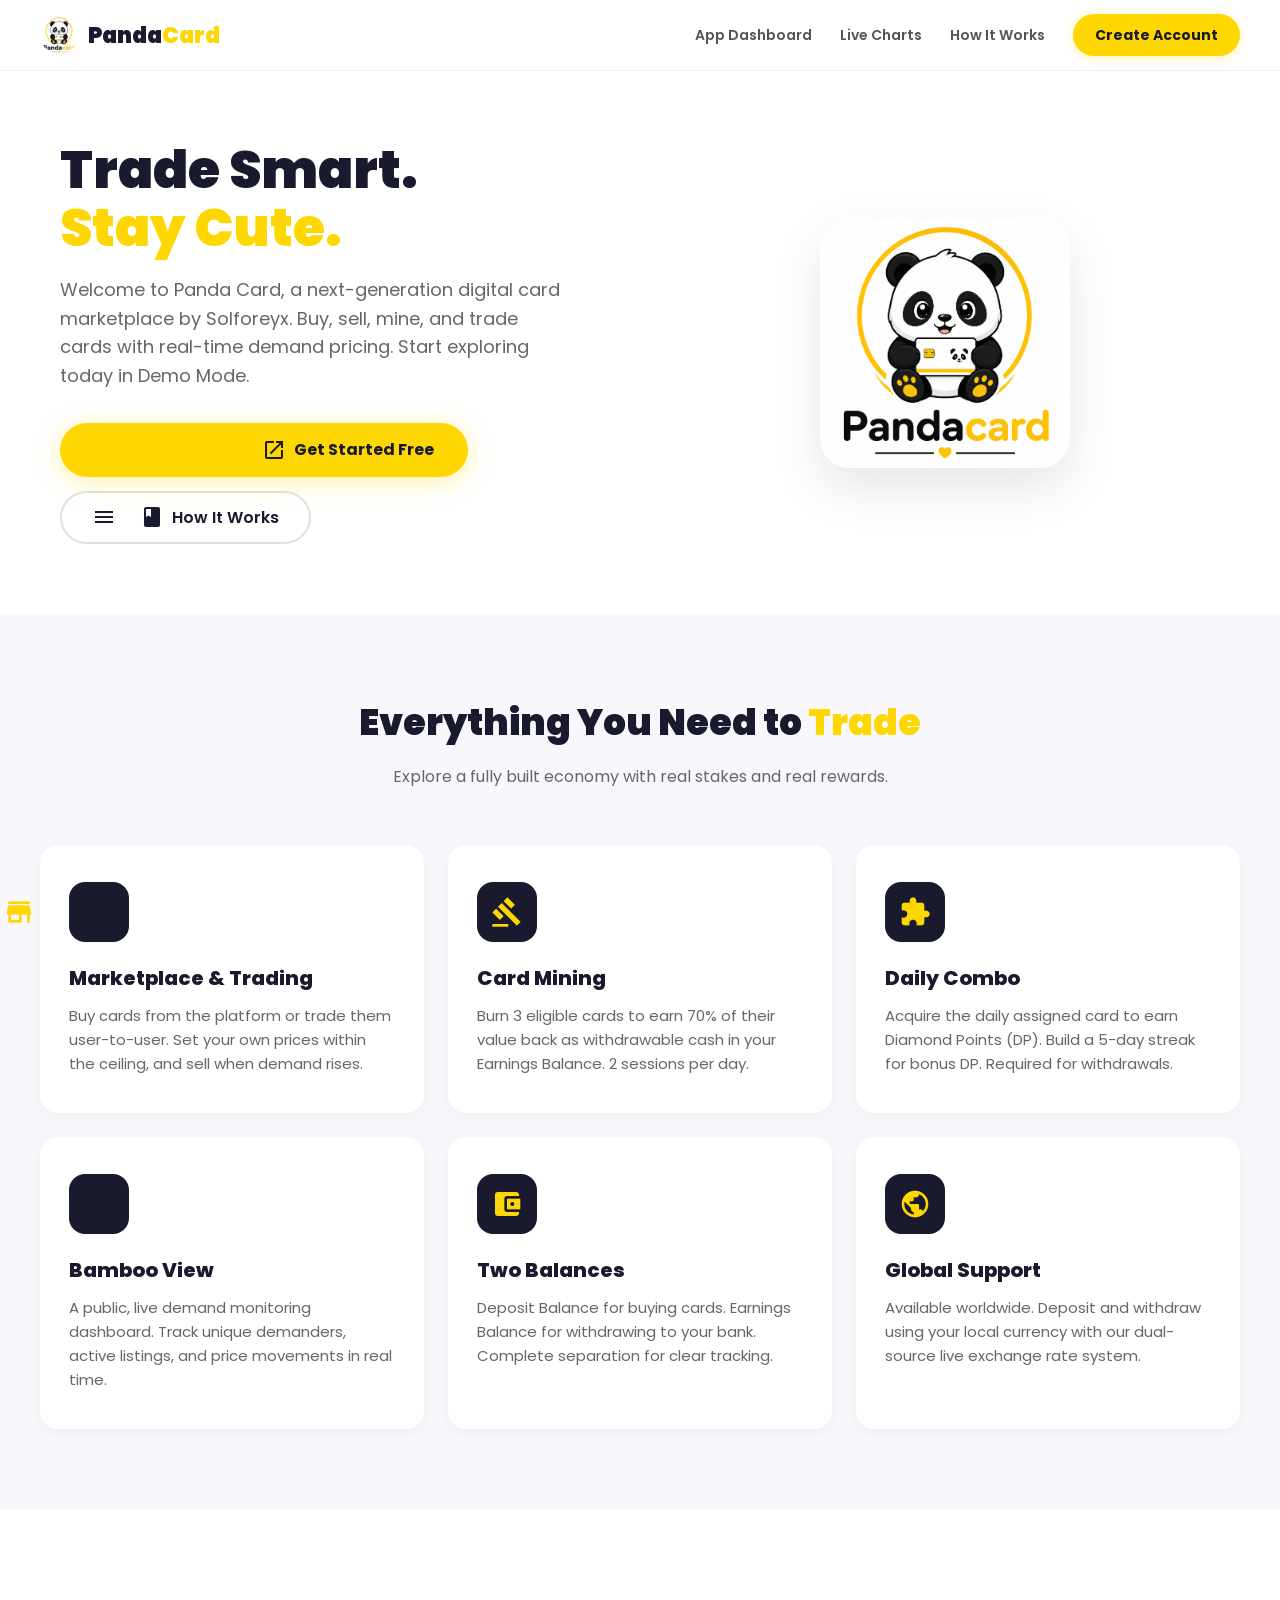
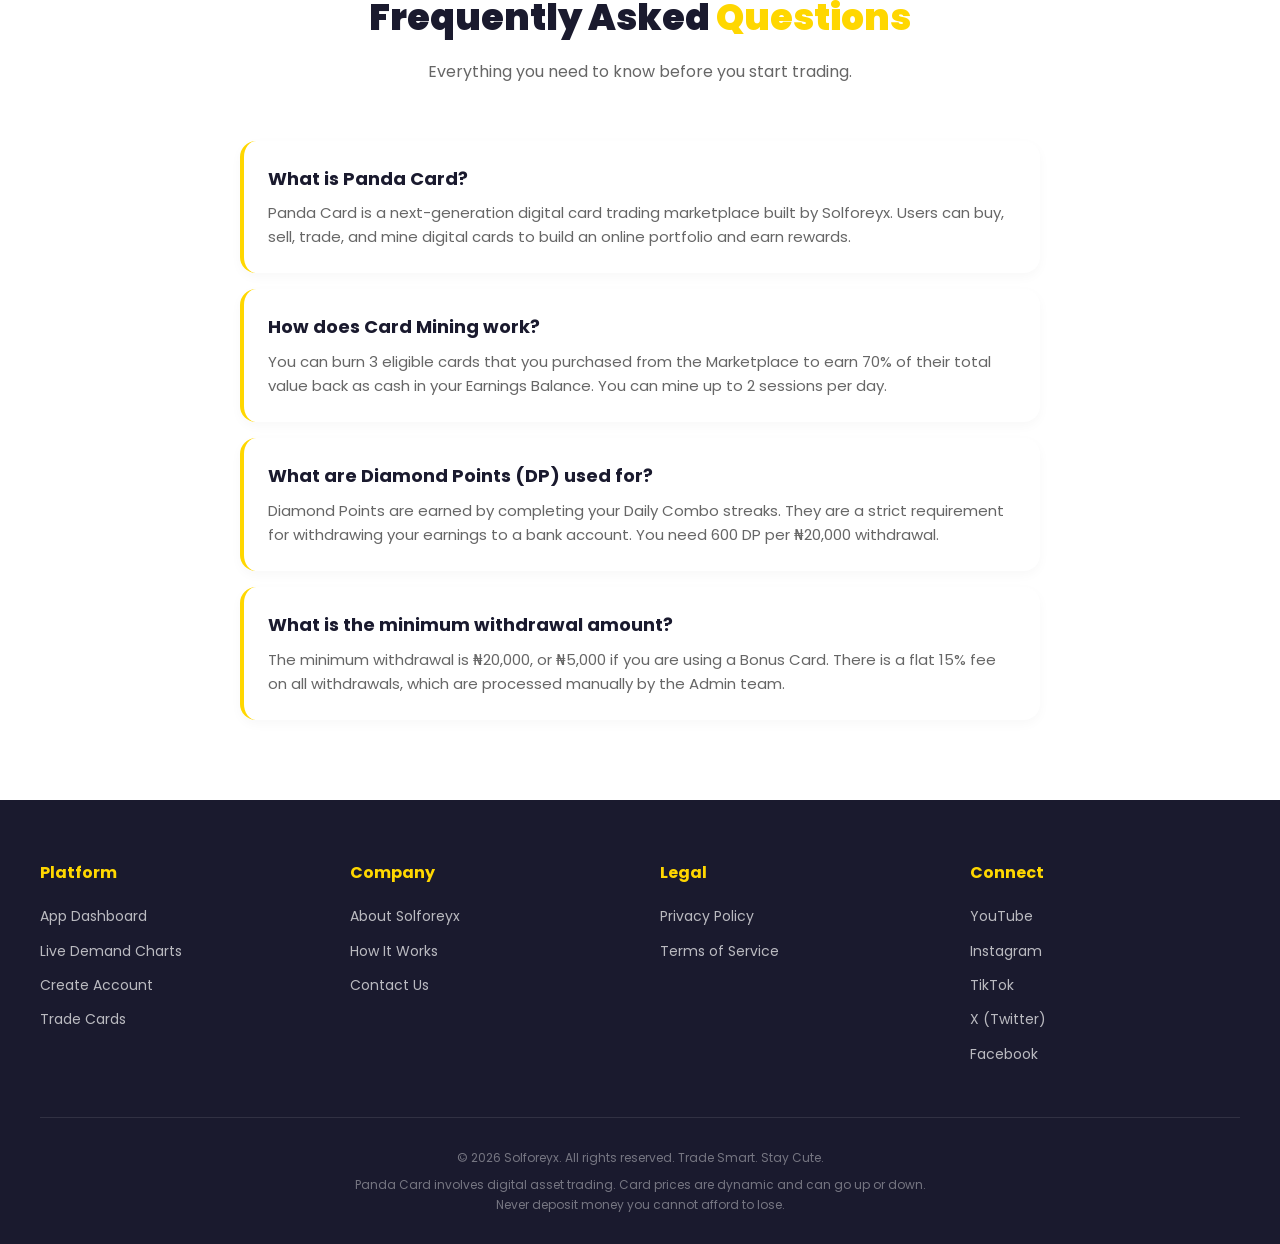
<file: index.html>
<!DOCTYPE html>
<html lang="en">
<head>
    <meta charset="UTF-8" />
    <meta name="viewport" content="width=device-width, initial-scale=1.0, maximum-scale=1.0, user-scalable=no, viewport-fit=cover" />
    
    <!-- ============================================
    PRIMARY SEO META TAGS
    ============================================ -->
    <title>Panda Card | Digital Card Trading Marketplace by Solforeyx</title>
    <meta name="description" content="Panda Card is a next-generation digital card trading marketplace by Solforeyx. Buy, sell, trade, and mine cards. Earn Diamond Points, track live demand, and withdraw real earnings." />
    <meta name="keywords" content="pandacard, panda card, solforeyx, card trading, digital cards, mining, daily combo, bamboo view, earn money, trade cards, crypto trading" />
    <meta name="author" content="Solforeyx" />
    <meta name="robots" content="index, follow, max-image-preview:large" />
    <link rel="canonical" href="https://pandacard.solforeyx.com/" />
    
    <!-- ============================================
    OPEN GRAPH (Facebook, WhatsApp, Telegram)
    ============================================ -->
    <meta property="og:type" content="website" />
    <meta property="og:url" content="https://pandacard.solforeyx.com/" />
    <meta property="og:title" content="Panda Card | Trade Smart. Stay Cute." />
    <meta property="og:description" content="The ultimate digital card marketplace. Buy, sell, mine, and earn daily rewards on the most advanced trading platform." />
    <!-- ⚠️ IMPORTANT: Make sure you uploaded your generated OG image to this exact path -->
    <meta property="og:image" content="https://pandacard.solforeyx.com/assets/images/pandacard-og-image.png" />
    <meta property="og:image:width" content="1200" />
    <meta property="og:image:height" content="630" />
    <meta property="og:image:alt" content="Panda Card Trading Platform" />
    <meta property="og:site_name" content="Panda Card" />
    
    <!-- ============================================
    TWITTER CARD
    ============================================ -->
    <meta name="twitter:card" content="summary_large_image" />
    <meta name="twitter:site" content="@solforeyx" />
    <meta name="twitter:creator" content="@solforeyx" />
    <meta name="twitter:url" content="https://pandacard.solforeyx.com/" />
    <meta name="twitter:title" content="Panda Card | Trade Smart. Stay Cute." />
    <meta name="twitter:description" content="The ultimate digital card marketplace. Buy, sell, mine, and earn daily rewards on the most advanced trading platform." />
    <meta name="twitter:image" content="https://pandacard.solforeyx.com/assets/images/pandacard-og-image.png" />
    
    <!-- ============================================
    STRUCTURED DATA (JSON-LD for Rich Snippets)
    ============================================ -->
    
    <!-- 1. Website Schema -->
    <script type="application/ld+json">
    {
        "@context": "https://schema.org",
        "@type": "WebSite",
        "name": "Panda Card",
        "alternateName": "PandaCard",
        "url": "https://pandacard.solforeyx.com/",
        "description": "Digital card trading marketplace by Solforeyx."
    }
    </script>

    <!-- 2. Software Application Schema (Helps get Install App button in Google) -->
    <script type="application/ld+json">
    {
        "@context": "https://schema.org",
        "@type": "SoftwareApplication",
        "name": "Panda Card",
        "operatingSystem": "Web, Android",
        "applicationCategory": "FinanceApplication",
        "url": "https://pandacard.solforeyx.com/",
        "aggregateRating": {
            "@type": "AggregateRating",
            "ratingValue": "4.9",
            "ratingCount": "1250"
        },
        "offers": {
            "@type": "Offer",
            "price": "0",
            "priceCurrency": "NGN"
        }
    }
    </script>

    <!-- 3. Organization Schema (Links social media to website) -->
    <script type="application/ld+json">
    {
        "@context": "https://schema.org",
        "@type": "Organization",
        "name": "Solforeyx",
        "url": "https://solforeyx.com",
        "logo": "https://pandacard.solforeyx.com/assets/icons/icon-512.png",
        "sameAs": [
            "https://youtube.com/@solforeyx",
            "https://www.instagram.com/solforeyx",
            "https://www.tiktok.com/@solforeyx",
            "https://x.com/solforeyx",
            "https://www.facebook.com/profile.php?id=61594720690830"
        ]
    }
    </script>

    <!-- 4. FAQ Schema (Creates dropdowns directly in Google search results) -->
    <script type="application/ld+json">
    {
        "@context": "https://schema.org",
        "@type": "FAQPage",
        "mainEntity": [
            {
                "@type": "Question",
                "name": "What is Panda Card?",
                "acceptedAnswer": {
                    "@type": "Answer",
                    "text": "Panda Card is a next-generation digital card trading marketplace built by Solforeyx. Users can buy, sell, trade, and mine digital cards to build an online portfolio and earn rewards."
                }
            },
            {
                "@type": "Question",
                "name": "How does Card Mining work?",
                "acceptedAnswer": {
                    "@type": "Answer",
                    "text": "You can burn 3 eligible cards that you purchased from the Marketplace to earn 70% of their total value back as cash in your Earnings Balance. You can mine up to 2 sessions per day."
                }
            },
            {
                "@type": "Question",
                "name": "What are Diamond Points (DP) used for?",
                "acceptedAnswer": {
                    "@type": "Answer",
                    "text": "Diamond Points are earned by completing your Daily Combo streaks. They are a strict requirement for withdrawing your earnings to a bank account. You need 600 DP per ₦20,000 withdrawal."
                }
            },
            {
                "@type": "Question",
                "name": "What is the minimum withdrawal amount?",
                "acceptedAnswer": {
                    "@type": "Answer",
                    "text": "The minimum withdrawal is ₦20,000, or ₦5,000 if you are using a Bonus Card. There is a flat 15% fee on all withdrawals, which are processed manually by the Admin team."
                }
            }
        ]
    }
    </script>

    <!-- ============================================
    ICONS & PWA
    ============================================ -->
    <link rel="icon" type="image/png" href="assets/icons/icon-192.png" />
    <link rel="apple-touch-icon" href="assets/icons/apple-touch-icon.png" />
    <link rel="manifest" href="manifest.json" />
    <meta name="theme-color" content="#FFD700" />
    
    <!-- ============================================
    FONTS & STYLES
    ============================================ -->
    <link rel="preconnect" href="https://fonts.googleapis.com" />
    <link rel="preconnect" href="https://fonts.gstatic.com" crossorigin />
    <link href="https://fonts.googleapis.com/css2?family=Poppins:wght@300;400;500;600;700;800;900&display=swap" rel="stylesheet" />
    <link rel="stylesheet" href="https://fonts.googleapis.com/icon?family=Material+Icons" />
    
    <style>
        :root {
            --gold: #FFD700;
            --dark: #1A1A2E;
            --dark2: #2D2D44;
            --white: #FFFFFF;
            --gray: #666;
            --light-gray: #F8F8FC;
            --border: #f0f0f0;
        }
        
        * { margin: 0; padding: 0; box-sizing: border-box; }
        html { scroll-behavior: smooth; }
        body {
            font-family: 'Poppins', -apple-system, sans-serif;
            background: var(--white);
            color: var(--dark);
            -webkit-font-smoothing: antialiased;
            overflow-x: hidden;
            line-height: 1.6;
        }
        
        /* NAVBAR */
        .navbar {
            display: flex;
            align-items: center;
            justify-content: space-between;
            padding: 14px 40px;
            background: rgba(255,255,255,0.95);
            backdrop-filter: blur(20px);
            border-bottom: 1px solid var(--border);
            position: sticky;
            top: 0;
            z-index: 100;
        }
        .navbar .logo-area {
            display: flex;
            align-items: center;
            gap: 10px;
            text-decoration: none;
        }
        .navbar .logo-area img { width: 38px; height: 38px; object-fit: contain; border-radius: 50%; }
        .navbar .logo-area .brand { font-size: 22px; font-weight: 900; color: var(--dark); }
        .navbar .logo-area .brand span { color: var(--gold); }
        
        .navbar .nav-links {
            display: flex;
            align-items: center;
            gap: 28px;
            list-style: none;
        }
        .navbar .nav-links a {
            text-decoration: none;
            color: #555;
            font-weight: 600;
            font-size: 14px;
            transition: color 0.2s;
        }
        .navbar .nav-links a:hover { color: var(--gold); }
        .navbar .nav-links .btn-nav {
            background: var(--gold);
            color: var(--dark) !important;
            padding: 10px 22px;
            border-radius: 50px;
            font-weight: 700;
            box-shadow: 0 2px 12px rgba(255,215,0,0.3);
        }
        .hamburger { display: none; font-size: 28px; background: none; border: none; cursor: pointer; }
        
        /* HERO */
        .hero {
            display: flex;
            align-items: center;
            justify-content: space-between;
            max-width: 1200px;
            margin: 0 auto;
            padding: 70px 20px;
            gap: 60px;
        }
        .hero .hero-content { flex: 1; }
        .hero .hero-content h1 {
            font-size: 52px;
            font-weight: 900;
            line-height: 1.1;
            color: var(--dark);
            margin-bottom: 20px;
        }
        .hero .hero-content h1 .highlight { color: var(--gold); }
        .hero .hero-content p {
            font-size: 18px;
            color: var(--gray);
            margin-bottom: 32px;
            max-width: 500px;
        }
        .cta-group { display: flex; gap: 14px; flex-wrap: wrap; }
        
        .btn-primary {
            display: inline-flex;
            align-items: center;
            gap: 8px;
            background: var(--gold);
            color: var(--dark);
            border: none;
            padding: 14px 34px;
            border-radius: 50px;
            font-size: 16px;
            font-weight: 700;
            text-decoration: none;
            box-shadow: 0 4px 24px rgba(255, 215, 0, 0.35);
            transition: transform 0.2s;
        }
        .btn-primary:hover { transform: translateY(-2px); }
        
        .btn-outline {
            display: inline-flex;
            align-items: center;
            gap: 8px;
            background: transparent;
            color: var(--dark);
            border: 2px solid #e0e0e0;
            padding: 12px 30px;
            border-radius: 50px;
            font-size: 16px;
            font-weight: 600;
            text-decoration: none;
            transition: all 0.2s;
        }
        .btn-outline:hover { background: #f5f5f5; }
        
        .hero-image { flex: 1; display: flex; justify-content: center; }
        .hero-image img { width: 100%; max-width: 400px; border-radius: 20px; }
        
        /* FEATURES */
        .section { padding: 80px 20px; }
        .section-light { background: var(--light-gray); }
        .container { max-width: 1200px; margin: 0 auto; }
        .section-header { text-align: center; margin-bottom: 56px; }
        .section-header h2 { font-size: 36px; font-weight: 900; margin-bottom: 12px; }
        .section-header h2 .highlight { color: var(--gold); }
        .section-header p { font-size: 16px; color: var(--gray); }
        
        .features-grid { display: grid; grid-template-columns: repeat(auto-fit, minmax(300px, 1fr)); gap: 24px; }
        .feature-card {
            background: var(--white);
            padding: 36px 28px;
            border-radius: 18px;
            box-shadow: 0 4px 16px rgba(0,0,0,0.04);
            transition: transform 0.3s;
            border: 1px solid transparent;
        }
        .feature-card:hover { transform: translateY(-6px); border-color: var(--gold); }
        .feature-card .icon-circle {
            width: 60px; height: 60px;
            background: var(--dark);
            border-radius: 16px;
            display: flex; align-items: center; justify-content: center;
            margin-bottom: 20px;
        }
        .feature-card .icon-circle .material-icons { font-size: 32px; color: var(--gold); }
        .feature-card h3 { font-size: 20px; font-weight: 800; margin-bottom: 10px; }
        .feature-card p { font-size: 15px; color: var(--gray); }
        
        /* FAQ SECTION */
        .faq-grid { max-width: 800px; margin: 0 auto; display: flex; flex-direction: column; gap: 16px; }
        .faq-item { background: var(--white); padding: 24px; border-radius: 16px; box-shadow: 0 4px 12px rgba(0,0,0,0.03); border-left: 4px solid var(--gold); }
        .faq-item h3 { font-size: 18px; font-weight: 700; margin-bottom: 8px; color: var(--dark); }
        .faq-item p { font-size: 15px; color: var(--gray); line-height: 1.6; }

        /* FOOTER */
        .footer { background: var(--dark); color: var(--white); padding: 60px 20px 30px; }
        .footer-grid { display: grid; grid-template-columns: repeat(auto-fit, minmax(200px, 1fr)); gap: 40px; margin-bottom: 40px; }
        .footer-col h4 { font-size: 16px; font-weight: 700; margin-bottom: 20px; color: var(--gold); }
        .footer-col a { display: block; color: rgba(255,255,255,0.7); text-decoration: none; font-size: 14px; margin-bottom: 12px; transition: color 0.2s; }
        .footer-col a:hover { color: var(--white); }
        .footer-bottom { text-align: center; font-size: 12px; color: rgba(255,255,255,0.4); border-top: 1px solid rgba(255,255,255,0.1); padding-top: 30px; }
        
        @media (max-width: 768px) {
            .hero { flex-direction: column; text-align: center; padding: 40px 20px; }
            .hero .hero-content h1 { font-size: 36px; }
            .hero .hero-content p { margin: 0 auto 32px; }
            .cta-group { justify-content: center; }
            .navbar .nav-links { display: none; position: absolute; top: 100%; left: 0; right: 0; background: var(--white); flex-direction: column; padding: 20px; box-shadow: 0 10px 30px rgba(0,0,0,0.1); }
            .navbar .nav-links.open { display: flex; }
            .hamburger { display: block; }
        }
    </style>
</head>
<body>

    <!-- NAVBAR -->
    <nav class="navbar">
        <a href="index.html" class="logo-area">
            <img src="assets/icons/icon-192.png" alt="Panda Card Logo" />
            <div class="brand">Panda<span>Card</span></div>
        </a>
        <button class="hamburger material-icons" onclick="toggleMenu()">menu</button>
        
        <!-- These links create the Sitelinks in Google -->
        <div class="nav-links" id="navLinks">
            <a href="app.html">App Dashboard</a>
            <a href="bamboo-view.html">Live Charts</a>
            <a href="documentary.html">How It Works</a>
            <a href="auth.html" class="btn-nav">Create Account</a>
        </div>
    </nav>

    <!-- HERO SECTION -->
    <section class="hero">
        <div class="hero-content">
            <h1>Trade Smart.<br /><span class="highlight">Stay Cute.</span></h1>
            <p>Welcome to Panda Card, a next-generation digital card marketplace by Solforeyx. Buy, sell, mine, and trade cards with real-time demand pricing. Start exploring today in Demo Mode.</p>
            <div class="cta-group">
                <a href="auth.html" class="btn-primary">
                    <span class="material-icons">rocket_launch</span>
                    Get Started Free
                </a>
                <a href="documentary.html" class="btn-outline">
                    <span class="material-icons">menu_book</span>
                    How It Works
                </a>
            </div>
        </div>
        <div class="hero-image">
            <img src="/assets/logo.png" alt="Panda Card Mockup" style="max-width: 250px; border-radius: 30px; box-shadow: 0 20px 50px rgba(0,0,0,0.1);" />
        </div>
    </section>

    <!-- FEATURES SECTION -->
    <section class="section section-light">
        <div class="container">
            <div class="section-header">
                <h2>Everything You Need to <span class="highlight">Trade</span></h2>
                <p>Explore a fully built economy with real stakes and real rewards.</p>
            </div>
            <div class="features-grid">
                <div class="feature-card">
                    <div class="icon-circle"><span class="material-icons">storefront</span></div>
                    <h3>Marketplace &amp; Trading</h3>
                    <p>Buy cards from the platform or trade them user-to-user. Set your own prices within the ceiling, and sell when demand rises.</p>
                </div>
                <div class="feature-card">
                    <div class="icon-circle"><span class="material-icons">gavel</span></div>
                    <h3>Card Mining</h3>
                    <p>Burn 3 eligible cards to earn 70% of their value back as withdrawable cash in your Earnings Balance. 2 sessions per day.</p>
                </div>
                <div class="feature-card">
                    <div class="icon-circle"><span class="material-icons">extension</span></div>
                    <h3>Daily Combo</h3>
                    <p>Acquire the daily assigned card to earn Diamond Points (DP). Build a 5-day streak for bonus DP. Required for withdrawals.</p>
                </div>
                <div class="feature-card">
                    <div class="icon-circle"><span class="material-icons">analytics</span></div>
                    <h3>Bamboo View</h3>
                    <p>A public, live demand monitoring dashboard. Track unique demanders, active listings, and price movements in real time.</p>
                </div>
                <div class="feature-card">
                    <div class="icon-circle"><span class="material-icons">account_balance_wallet</span></div>
                    <h3>Two Balances</h3>
                    <p>Deposit Balance for buying cards. Earnings Balance for withdrawing to your bank. Complete separation for clear tracking.</p>
                </div>
                <div class="feature-card">
                    <div class="icon-circle"><span class="material-icons">public</span></div>
                    <h3>Global Support</h3>
                    <p>Available worldwide. Deposit and withdraw using your local currency with our dual-source live exchange rate system.</p>
                </div>
            </div>
        </div>
    </section>

    <!-- FAQ SECTION (Crucial for Google Rich Snippets) -->
    <section class="section">
        <div class="container">
            <div class="section-header">
                <h2>Frequently Asked <span class="highlight">Questions</span></h2>
                <p>Everything you need to know before you start trading.</p>
            </div>
            <div class="faq-grid">
                <div class="faq-item">
                    <h3>What is Panda Card?</h3>
                    <p>Panda Card is a next-generation digital card trading marketplace built by Solforeyx. Users can buy, sell, trade, and mine digital cards to build an online portfolio and earn rewards.</p>
                </div>
                <div class="faq-item">
                    <h3>How does Card Mining work?</h3>
                    <p>You can burn 3 eligible cards that you purchased from the Marketplace to earn 70% of their total value back as cash in your Earnings Balance. You can mine up to 2 sessions per day.</p>
                </div>
                <div class="faq-item">
                    <h3>What are Diamond Points (DP) used for?</h3>
                    <p>Diamond Points are earned by completing your Daily Combo streaks. They are a strict requirement for withdrawing your earnings to a bank account. You need 600 DP per ₦20,000 withdrawal.</p>
                </div>
                <div class="faq-item">
                    <h3>What is the minimum withdrawal amount?</h3>
                    <p>The minimum withdrawal is ₦20,000, or ₦5,000 if you are using a Bonus Card. There is a flat 15% fee on all withdrawals, which are processed manually by the Admin team.</p>
                </div>
            </div>
        </div>
    </section>

    <!-- FOOTER -->
    <footer class="footer">
        <div class="container">
            <div class="footer-grid">
                <div class="footer-col">
                    <h4>Platform</h4>
                    <a href="app.html">App Dashboard</a>
                    <a href="bamboo-view.html">Live Demand Charts</a>
                    <a href="auth.html">Create Account</a>
                    <a href="app.html#trade">Trade Cards</a>
                </div>
                <div class="footer-col">
                    <h4>Company</h4>
                    <a href="documentary.html">About Solforeyx</a>
                    <a href="documentary.html">How It Works</a>
                    <a href="mailto:hello@solforeyx.com">Contact Us</a>
                </div>
                <div class="footer-col">
                    <h4>Legal</h4>
                    <a href="privacy-policy.html">Privacy Policy</a>
                    <a href="terms.html">Terms of Service</a>
                </div>
                <div class="footer-col">
                    <h4>Connect</h4>
                    <a href="https://youtube.com/@solforeyx" target="_blank" rel="noopener">YouTube</a>
                    <a href="https://www.instagram.com/solforeyx" target="_blank" rel="noopener">Instagram</a>
                    <a href="https://www.tiktok.com/@solforeyx" target="_blank" rel="noopener">TikTok</a>
                    <a href="https://x.com/solforeyx" target="_blank" rel="noopener">X (Twitter)</a>
                    <a href="https://www.facebook.com/profile.php?id=61594720690830" target="_blank" rel="noopener">Facebook</a>
                </div>
            </div>
            <div class="footer-bottom">
                <p>&copy; 2026 Solforeyx. All rights reserved. Trade Smart. Stay Cute.</p>
                <p style="margin-top:8px; max-width: 600px; margin-left: auto; margin-right: auto;">Panda Card involves digital asset trading. Card prices are dynamic and can go up or down. Never deposit money you cannot afford to lose.</p>
            </div>
        </div>
    </footer>

    <script>
        function toggleMenu() {
            document.getElementById('navLinks').classList.toggle('open');
        }
    </script>
</body>
</html>
</file>
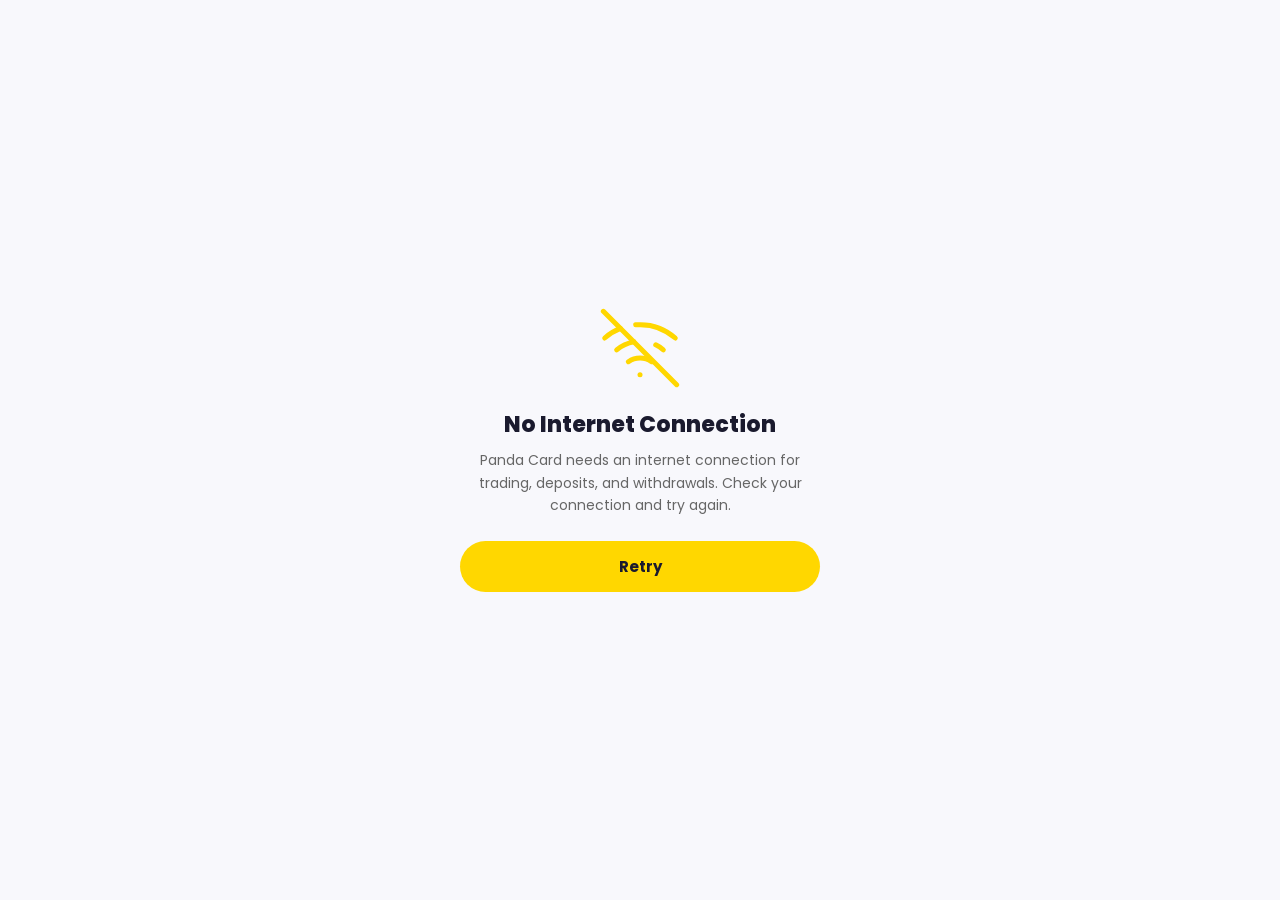
<file: offline.html>
<!DOCTYPE html>
<html lang="en">
<head>
  <meta charset="UTF-8" />
  <meta name="viewport" content="width=device-width, initial-scale=1.0, maximum-scale=1.0, user-scalable=no, viewport-fit=cover" />
  <title>Offline — Panda Card</title>
  <meta name="theme-color" content="#FFD700" />
  <link href="https://fonts.googleapis.com/css2?family=Poppins:wght@400;600;700;800&display=swap" rel="stylesheet" />
  <style>
    * { margin: 0; padding: 0; box-sizing: border-box; }
    body {
      font-family: 'Poppins', -apple-system, BlinkMacSystemFont, sans-serif;
      background: #F8F8FC;
      color: #1A1A2E;
      display: flex;
      align-items: center;
      justify-content: center;
      min-height: 100vh;
      padding: 24px;
      text-align: center;
    }
    .card { max-width: 360px; width: 100%; }
    .icon { width: 80px; height: 80px; margin: 0 auto 20px; color: #FFD700; }
    .icon svg { width: 100%; height: 100%; stroke-width: 1.5; }
    h1 { font-size: 22px; font-weight: 800; margin-bottom: 8px; }
    p { font-size: 14px; color: #666; line-height: 1.6; margin-bottom: 24px; }
    button {
      background: #FFD700;
      color: #1A1A2E;
      border: none;
      border-radius: 50px;
      padding: 14px 32px;
      font-size: 15px;
      font-weight: 700;
      font-family: inherit;
      cursor: pointer;
      width: 100%;
      transition: transform 0.15s;
    }
    button:active { transform: scale(0.96); }
  </style>
</head>
<body>
  <div class="card">
    <div class="icon">
      <svg viewBox="0 0 24 24" fill="none" stroke="currentColor" stroke-linecap="round" stroke-linejoin="round">
        <line x1="1" y1="1" x2="23" y2="23"></line>
        <path d="M16.72 11.06A10.94 10.94 0 0 1 19 12.55"></path>
        <path d="M5 12.55a10.94 10.94 0 0 1 5.17-2.39"></path>
        <path d="M10.71 5.05A16 16 0 0 1 22.58 9"></path>
        <path d="M1.42 9a15.91 15.91 0 0 1 4.7-2.88"></path>
        <path d="M8.53 16.11a6 6 0 0 1 6.95 0"></path>
        <line x1="12" y1="20" x2="12.01" y2="20"></line>
      </svg>
    </div>
    <h1>No Internet Connection</h1>
    <p>Panda Card needs an internet connection for trading, deposits, and withdrawals. Check your connection and try again.</p>
    <button onclick="location.reload()">Retry</button>
  </div>
</body>
</html>
</file>
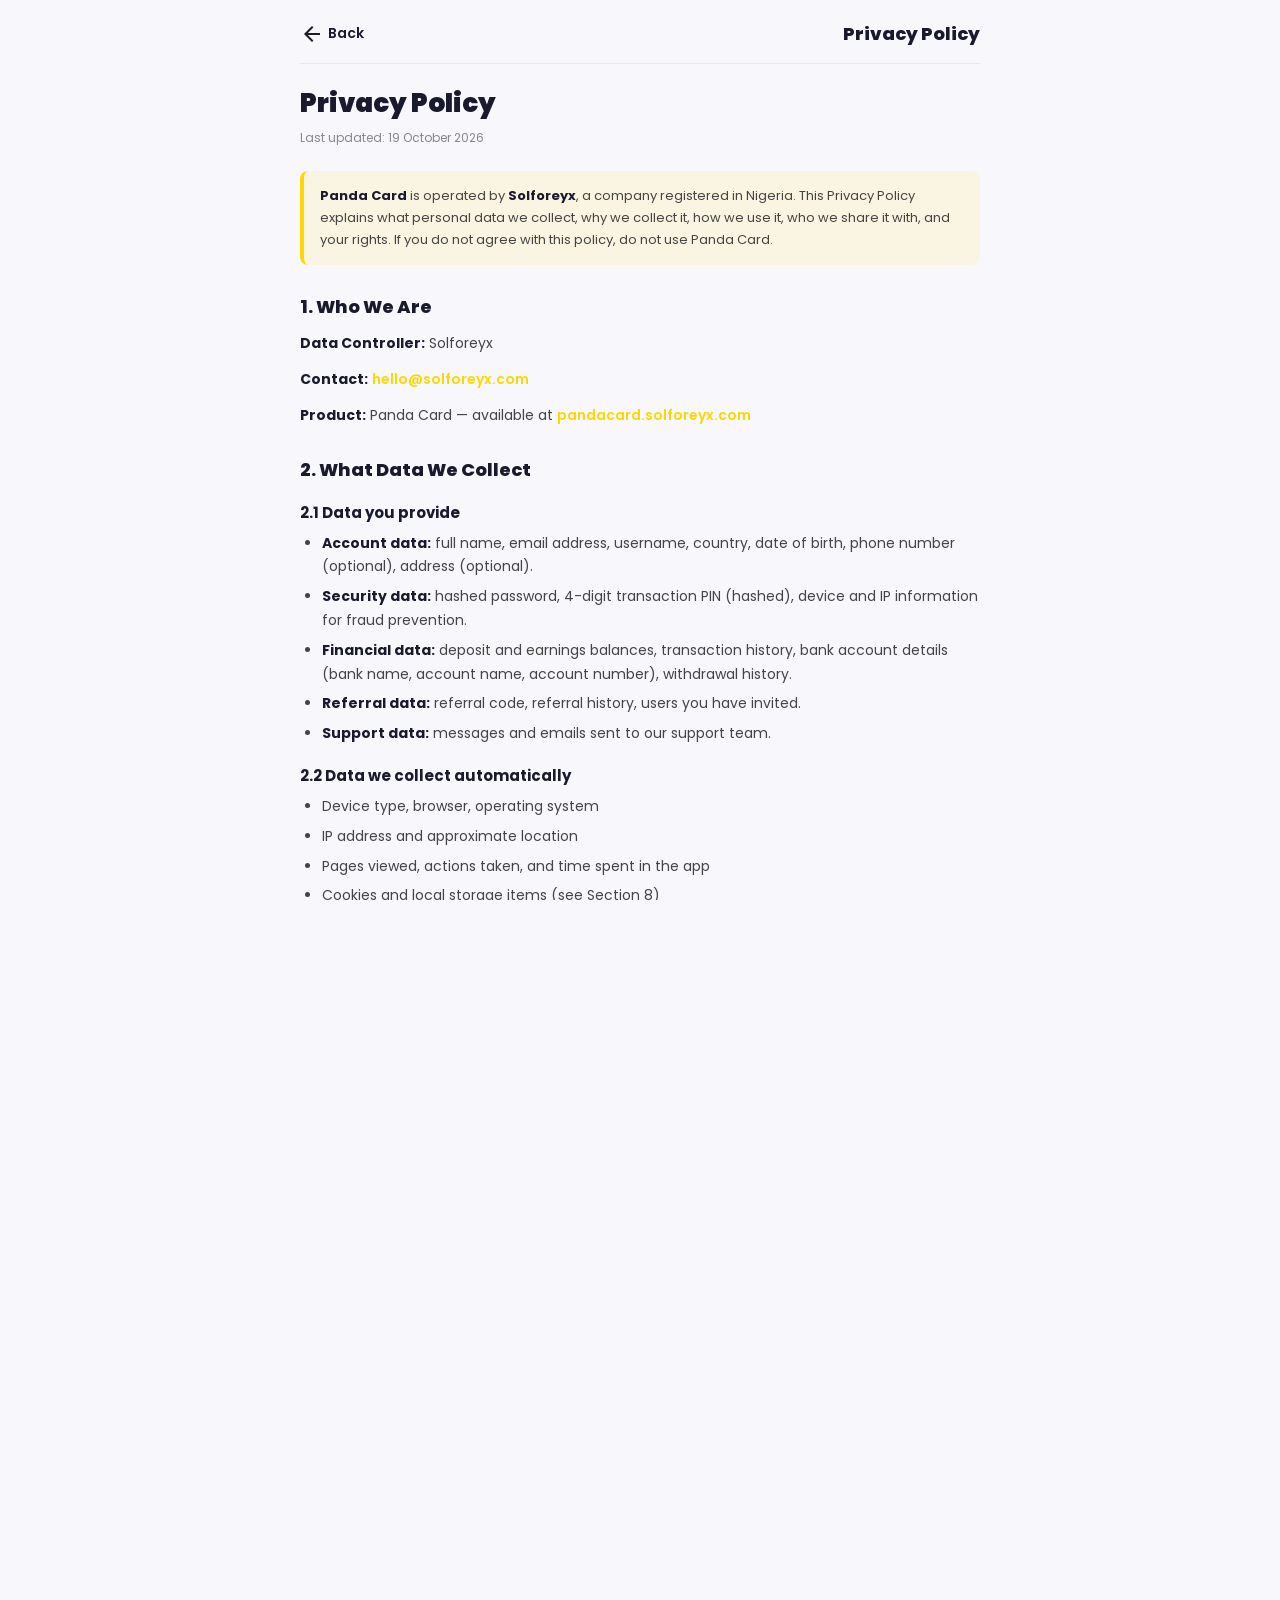
<file: privacy-policy.html>
<!DOCTYPE html>
<html lang="en">
<head>
  <meta charset="UTF-8" />
  <meta name="viewport" content="width=device-width, initial-scale=1.0, maximum-scale=1.0, user-scalable=no, viewport-fit=cover" />
  <title>Privacy Policy — Panda Card</title>
  <meta name="theme-color" content="#FFD700" />
  <link rel="icon" type="image/png" href="assets/icons/icon-192.png" />
  <link href="https://fonts.googleapis.com/css2?family=Poppins:wght@300;400;600;700;800&display=swap" rel="stylesheet" />
  <link rel="stylesheet" href="https://fonts.googleapis.com/icon?family=Material+Icons" />
  <link rel="stylesheet" href="css/style.css" />
  <style>
    .legal-page {
      max-width: 720px;
      margin: 0 auto;
      padding: 20px 20px 60px;
      background: #F8F8FC;
      min-height: 100vh;
    }
    body.dark-mode .legal-page { background: #0D0D1A; }
    .legal-header {
      display: flex;
      align-items: center;
      gap: 10px;
      margin-bottom: 20px;
      padding-bottom: 16px;
      border-bottom: 1px solid #e8e8e8;
    }
    body.dark-mode .legal-header { border-color: #2D2D44; }
    .legal-header a {
      display: flex;
      align-items: center;
      gap: 4px;
      color: #1A1A2E;
      font-weight: 600;
      font-size: 14px;
      text-decoration: none;
    }
    body.dark-mode .legal-header a { color: #FFFFFF; }
    .legal-header .title {
      font-size: 18px;
      font-weight: 800;
      margin-left: auto;
    }
    .legal-page h1 {
      font-size: 26px;
      font-weight: 900;
      margin-bottom: 6px;
      color: #1A1A2E;
    }
    body.dark-mode .legal-page h1 { color: #FFFFFF; }
    .legal-page .updated {
      font-size: 12px;
      color: #888;
      margin-bottom: 24px;
    }
    .legal-page h2 {
      font-size: 18px;
      font-weight: 800;
      margin: 28px 0 12px;
      color: #1A1A2E;
    }
    body.dark-mode .legal-page h2 { color: #FFFFFF; }
    .legal-page h3 {
      font-size: 15px;
      font-weight: 700;
      margin: 18px 0 8px;
      color: #1A1A2E;
    }
    body.dark-mode .legal-page h3 { color: #FFFFFF; }
    .legal-page p {
      font-size: 14px;
      line-height: 1.7;
      color: #444;
      margin-bottom: 12px;
    }
    body.dark-mode .legal-page p { color: #ccc; }
    .legal-page ul {
      margin: 0 0 14px 22px;
    }
    .legal-page ul li {
      font-size: 14px;
      line-height: 1.7;
      color: #444;
      margin-bottom: 6px;
    }
    body.dark-mode .legal-page ul li { color: #ccc; }
    .legal-page strong { color: #1A1A2E; font-weight: 700; }
    body.dark-mode .legal-page strong { color: #FFFFFF; }
    .legal-page a.inline {
      color: #FFD700;
      text-decoration: none;
      font-weight: 600;
    }
    .legal-callout {
      background: rgba(255,215,0,0.1);
      border-left: 4px solid #FFD700;
      padding: 14px 16px;
      border-radius: 8px;
      margin: 16px 0;
    }
    .legal-callout p { margin-bottom: 0; font-size: 13px; }
  </style>
</head>
<body>

<div class="legal-page">
  <div class="legal-header">
    <a href="auth.html"><span class="material-icons">arrow_back</span> Back</a>
    <div class="title">Privacy Policy</div>
  </div>

  <h1>Privacy Policy</h1>
  <div class="updated">Last updated: 19 October 2026</div>

  <div class="legal-callout">
    <p><strong>Panda Card</strong> is operated by <strong>Solforeyx</strong>, a company registered in Nigeria. This Privacy Policy explains what personal data we collect, why we collect it, how we use it, who we share it with, and your rights. If you do not agree with this policy, do not use Panda Card.</p>
  </div>

  <h2>1. Who We Are</h2>
  <p><strong>Data Controller:</strong> Solforeyx</p>
  <p><strong>Contact:</strong> <a class="inline" href="mailto:hello@solforeyx.com">hello@solforeyx.com</a></p>
  <p><strong>Product:</strong> Panda Card — available at <a class="inline" href="https://pandacard.solforeyx.com">pandacard.solforeyx.com</a></p>

  <h2>2. What Data We Collect</h2>

  <h3>2.1 Data you provide</h3>
  <ul>
    <li><strong>Account data:</strong> full name, email address, username, country, date of birth, phone number (optional), address (optional).</li>
    <li><strong>Security data:</strong> hashed password, 4-digit transaction PIN (hashed), device and IP information for fraud prevention.</li>
    <li><strong>Financial data:</strong> deposit and earnings balances, transaction history, bank account details (bank name, account name, account number), withdrawal history.</li>
    <li><strong>Referral data:</strong> referral code, referral history, users you have invited.</li>
    <li><strong>Support data:</strong> messages and emails sent to our support team.</li>
  </ul>

  <h3>2.2 Data we collect automatically</h3>
  <ul>
    <li>Device type, browser, operating system</li>
    <li>IP address and approximate location</li>
    <li>Pages viewed, actions taken, and time spent in the app</li>
    <li>Cookies and local storage items (see Section 8)</li>
  </ul>

  <h3>2.3 Data from third parties</h3>
  <ul>
    <li>Identity verification information from our payment partners (Paystack, Flutterwave) when you deposit or withdraw</li>
    <li>Fraud signals from anti-fraud providers</li>
  </ul>

  <h2>3. Why We Collect Your Data</h2>
  <ul>
    <li><strong>To provide the service</strong> — create your account, process trades, mining, deposits, withdrawals.</li>
    <li><strong>To keep the marketplace fair</strong> — detect fraud, self-trading, and manipulation.</li>
    <li><strong>To comply with the law</strong> — Nigerian financial regulations, anti-money laundering (AML) rules, and tax obligations.</li>
    <li><strong>To improve the app</strong> — understand how users interact, fix bugs, and build features.</li>
    <li><strong>To communicate with you</strong> — support replies, transaction receipts, security alerts, and (if you opt in) product updates.</li>
  </ul>

  <h2>4. Who We Share Your Data With</h2>

  <h3>4.1 Service providers</h3>
  <ul>
    <li><strong>Supabase</strong> — database, authentication, and file storage (EU/US data centers)</li>
    <li><strong>Paystack</strong> — payment processing for Nigeria</li>
    <li><strong>Flutterwave</strong> — payment processing for international cards</li>
    <li><strong>Render</strong> — website hosting</li>
    <li><strong>Microsoft / Google</strong> — translation services (only the visible text is sent, never your personal data)</li>
  </ul>

  <h3>4.2 When required by law</h3>
  <p>We may disclose your data when required by court order, subpoena, or by Nigerian authorities (EFCC, CBN, FIRS, SEC) acting under their legal powers.</p>

  <h3>4.3 Business transfers</h3>
  <p>If Solforeyx is acquired, merges with another company, or transfers its assets, your data may transfer as part of that transaction. You will be notified before this happens.</p>

  <h3>4.4 What we never do</h3>
  <ul>
    <li>We never sell your personal data to advertisers</li>
    <li>We never share your bank details with other users</li>
    <li>We never display your email or phone number publicly</li>
  </ul>

  <h2>5. How Long We Keep Your Data</h2>
  <ul>
    <li><strong>Active accounts:</strong> as long as your account is open.</li>
    <li><strong>Closed accounts:</strong> 30 days after you request deletion (recovery window), then permanently deleted from active systems. Financial transaction records are retained for 7 years to comply with Nigerian tax and AML law.</li>
    <li><strong>Dormant accounts:</strong> deleted after the inactivity periods described in our Terms.</li>
    <li><strong>Support messages:</strong> 24 months.</li>
    <li><strong>Fraud signals:</strong> up to 5 years.</li>
  </ul>

  <h2>6. Your Rights (NDPA and GDPR)</h2>
  <p>Under the Nigerian Data Protection Act (NDPA) and, where applicable, the EU General Data Protection Regulation (GDPR), you have the following rights:</p>
  <ul>
    <li><strong>Access</strong> — request a copy of your personal data</li>
    <li><strong>Correction</strong> — ask us to fix inaccurate data</li>
    <li><strong>Deletion</strong> — ask us to delete your account and data (subject to legal retention)</li>
    <li><strong>Restriction</strong> — ask us to stop processing your data in certain ways</li>
    <li><strong>Portability</strong> — request your data in a machine-readable format</li>
    <li><strong>Objection</strong> — object to certain types of processing</li>
    <li><strong>Withdraw consent</strong> — where processing is based on consent, withdraw at any time</li>
    <li><strong>Lodge a complaint</strong> — with the Nigeria Data Protection Commission (NDPC) at <a class="inline" href="https://ndpc.gov.ng" target="_blank" rel="noopener">ndpc.gov.ng</a></li>
  </ul>
  <p>To exercise any of these rights, email <a class="inline" href="mailto:hello@solforeyx.com">hello@solforeyx.com</a> from your registered email. We respond within 30 days.</p>

  <h2>7. Data Security</h2>
  <p>We protect your data with:</p>
  <ul>
    <li>HTTPS encryption on all connections</li>
    <li>Hashed passwords and PINs (never stored in plain text)</li>
    <li>Row-level security on our database — you can only read and write your own records</li>
    <li>Server-side validation of all financial transactions</li>
    <li>Regular security reviews</li>
  </ul>
  <p>Despite our best efforts, no system is 100% secure. If you suspect your account is compromised, change your password and email us immediately.</p>

  <h2>8. Cookies and Local Storage</h2>
  <p>Panda Card does not use advertising cookies or third-party trackers. We use:</p>
  <ul>
    <li><strong>Local storage</strong> — to remember your language preference, dark mode setting, sound preference, and (in Demo Mode) your local demo account data.</li>
    <li><strong>Session cookies</strong> — to keep you logged in during a visit.</li>
    <li><strong>Authentication tokens</strong> — issued by Supabase Auth, stored securely.</li>
  </ul>
  <p>You can clear local storage at any time from your browser settings. Note: clearing local storage in Demo Mode permanently deletes your demo account.</p>

  <h2>9. Children's Privacy</h2>
  <p>Panda Card does not have a minimum age requirement. However, we do not knowingly collect data from children under 13 without parental consent. If you believe a child has created an account, email <a class="inline" href="mailto:hello@solforeyx.com">hello@solforeyx.com</a> and we will remove the account.</p>

  <h2>10. International Transfers</h2>
  <p>Your data may be transferred to and processed in countries outside Nigeria, including the EU and the United States, where our infrastructure providers operate. We ensure these transfers are protected by Standard Contractual Clauses or equivalent safeguards.</p>

  <h2>11. Changes to This Policy</h2>
  <p>We may update this Privacy Policy from time to time. When we do, we will notify you in-app and update the date at the top. Continued use of Panda Card after changes means you accept the updated policy.</p>

  <h2>12. Contact Us</h2>
  <p>For any privacy questions or concerns:</p>
  <ul>
    <li><strong>Email:</strong> <a class="inline" href="mailto:hello@solforeyx.com">hello@solforeyx.com</a></li>
    <li><strong>Subject line:</strong> "Privacy Request"</li>
    <li><strong>Response time:</strong> Within 30 days</li>
  </ul>

  <p style="margin-top:40px;text-align:center;font-size:12px;color:#999;">Copyright © Solforeyx 2026. All rights reserved.</p>
</div>

</body>
</html>
</file>
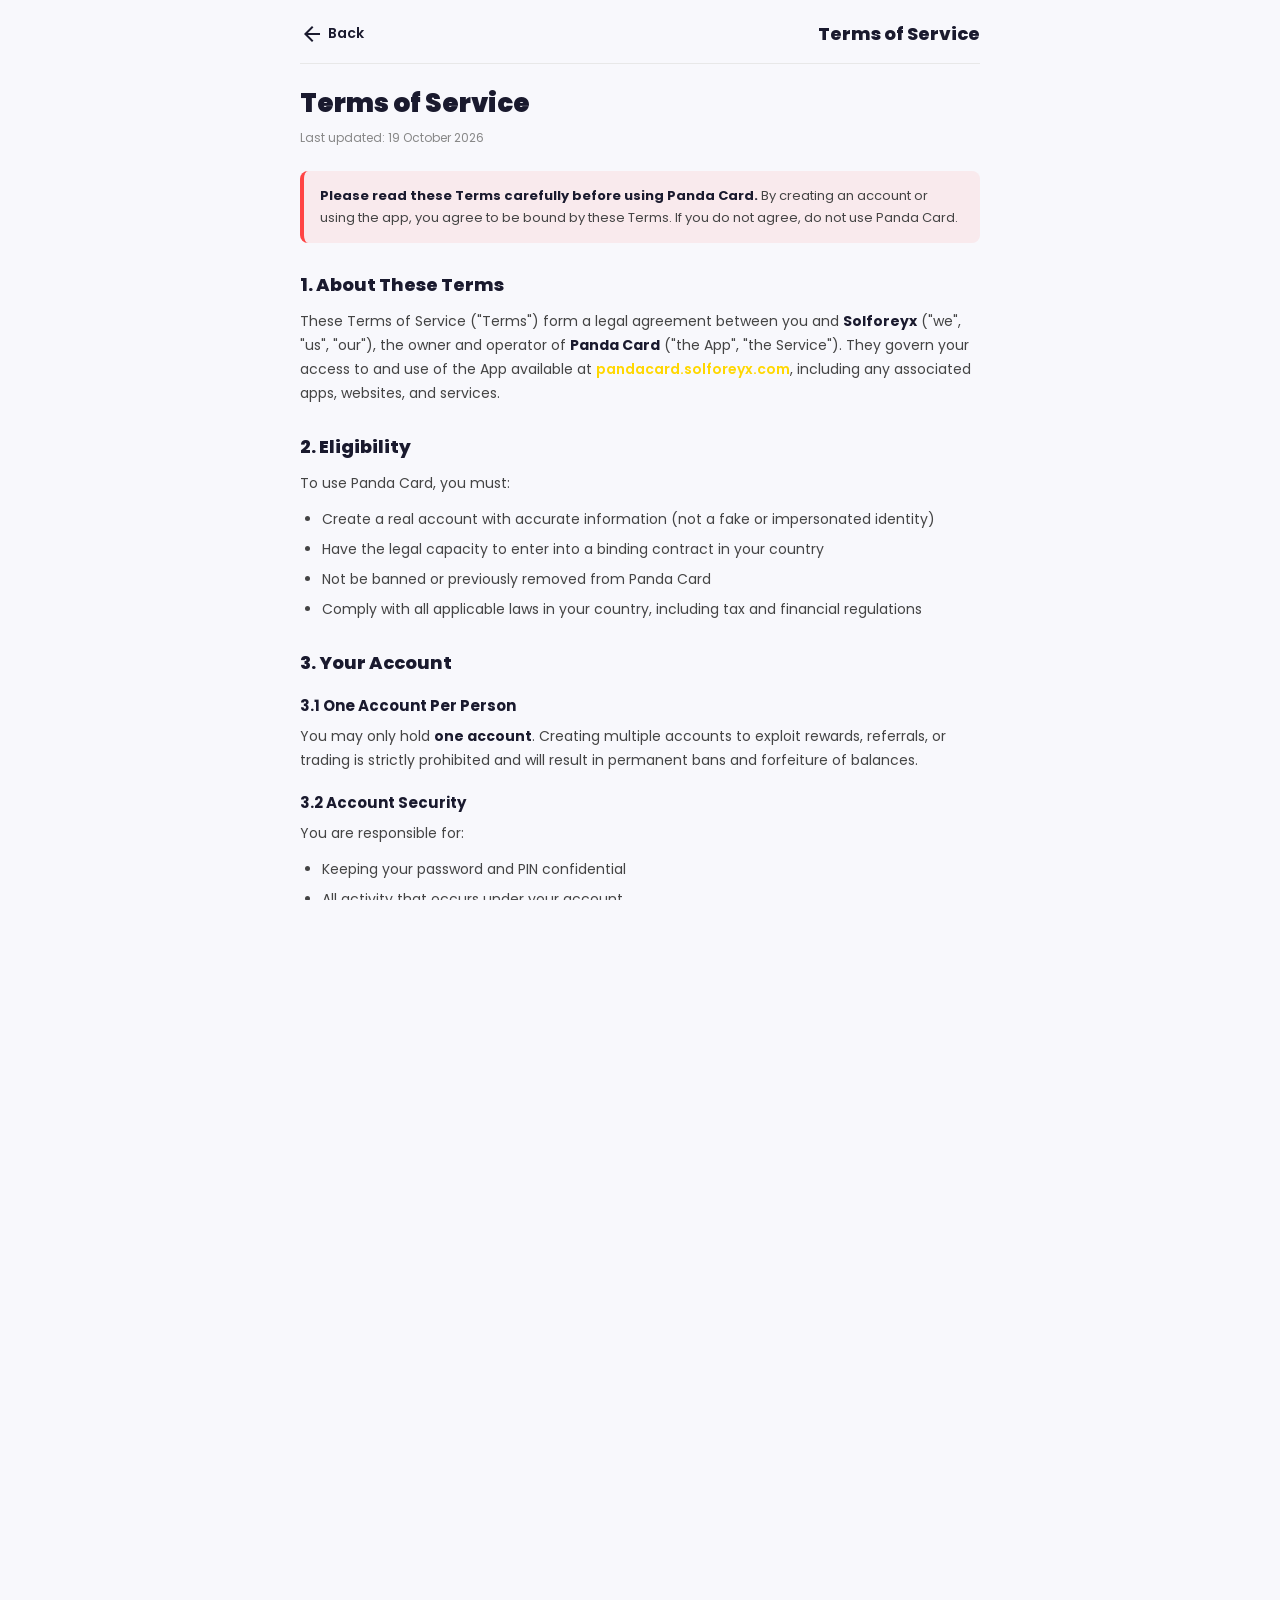
<file: terms.html>
<!DOCTYPE html>
<html lang="en">
<head>
  <meta charset="UTF-8" />
  <meta name="viewport" content="width=device-width, initial-scale=1.0, maximum-scale=1.0, user-scalable=no, viewport-fit=cover" />
  <title>Terms of Service — Panda Card</title>
  <meta name="theme-color" content="#FFD700" />
  <link rel="icon" type="image/png" href="assets/icons/icon-192.png" />
  <link href="https://fonts.googleapis.com/css2?family=Poppins:wght@300;400;600;700;800&display=swap" rel="stylesheet" />
  <link rel="stylesheet" href="https://fonts.googleapis.com/icon?family=Material+Icons" />
  <link rel="stylesheet" href="css/style.css" />
  <style>
    .legal-page {
      max-width: 720px;
      margin: 0 auto;
      padding: 20px 20px 60px;
      background: #F8F8FC;
      min-height: 100vh;
    }
    body.dark-mode .legal-page { background: #0D0D1A; }
    .legal-header {
      display: flex;
      align-items: center;
      gap: 10px;
      margin-bottom: 20px;
      padding-bottom: 16px;
      border-bottom: 1px solid #e8e8e8;
    }
    body.dark-mode .legal-header { border-color: #2D2D44; }
    .legal-header a {
      display: flex;
      align-items: center;
      gap: 4px;
      color: #1A1A2E;
      font-weight: 600;
      font-size: 14px;
      text-decoration: none;
    }
    body.dark-mode .legal-header a { color: #FFFFFF; }
    .legal-header .title {
      font-size: 18px;
      font-weight: 800;
      margin-left: auto;
    }
    .legal-page h1 {
      font-size: 26px;
      font-weight: 900;
      margin-bottom: 6px;
      color: #1A1A2E;
    }
    body.dark-mode .legal-page h1 { color: #FFFFFF; }
    .legal-page .updated {
      font-size: 12px;
      color: #888;
      margin-bottom: 24px;
    }
    .legal-page h2 {
      font-size: 18px;
      font-weight: 800;
      margin: 28px 0 12px;
      color: #1A1A2E;
    }
    body.dark-mode .legal-page h2 { color: #FFFFFF; }
    .legal-page h3 {
      font-size: 15px;
      font-weight: 700;
      margin: 18px 0 8px;
      color: #1A1A2E;
    }
    body.dark-mode .legal-page h3 { color: #FFFFFF; }
    .legal-page p {
      font-size: 14px;
      line-height: 1.7;
      color: #444;
      margin-bottom: 12px;
    }
    body.dark-mode .legal-page p { color: #ccc; }
    .legal-page ul {
      margin: 0 0 14px 22px;
    }
    .legal-page ul li {
      font-size: 14px;
      line-height: 1.7;
      color: #444;
      margin-bottom: 6px;
    }
    body.dark-mode .legal-page ul li { color: #ccc; }
    .legal-page strong { color: #1A1A2E; font-weight: 700; }
    body.dark-mode .legal-page strong { color: #FFFFFF; }
    .legal-page a.inline {
      color: #FFD700;
      text-decoration: none;
      font-weight: 600;
    }
    .legal-callout {
      background: rgba(255,68,68,0.08);
      border-left: 4px solid #FF4444;
      padding: 14px 16px;
      border-radius: 8px;
      margin: 16px 0;
    }
    .legal-callout p { margin-bottom: 0; font-size: 13px; color: #444; }
    body.dark-mode .legal-callout p { color: #ccc; }
  </style>
</head>
<body>

<div class="legal-page">
  <div class="legal-header">
    <a href="auth.html"><span class="material-icons">arrow_back</span> Back</a>
    <div class="title">Terms of Service</div>
  </div>

  <h1>Terms of Service</h1>
  <div class="updated">Last updated: 19 October 2026</div>

  <div class="legal-callout">
    <p><strong>Please read these Terms carefully before using Panda Card.</strong> By creating an account or using the app, you agree to be bound by these Terms. If you do not agree, do not use Panda Card.</p>
  </div>

  <h2>1. About These Terms</h2>
  <p>These Terms of Service ("Terms") form a legal agreement between you and <strong>Solforeyx</strong> ("we", "us", "our"), the owner and operator of <strong>Panda Card</strong> ("the App", "the Service"). They govern your access to and use of the App available at <a class="inline" href="https://pandacard.solforeyx.com">pandacard.solforeyx.com</a>, including any associated apps, websites, and services.</p>

  <h2>2. Eligibility</h2>
  <p>To use Panda Card, you must:</p>
  <ul>
    <li>Create a real account with accurate information (not a fake or impersonated identity)</li>
    <li>Have the legal capacity to enter into a binding contract in your country</li>
    <li>Not be banned or previously removed from Panda Card</li>
    <li>Comply with all applicable laws in your country, including tax and financial regulations</li>
  </ul>

  <h2>3. Your Account</h2>

  <h3>3.1 One Account Per Person</h3>
  <p>You may only hold <strong>one account</strong>. Creating multiple accounts to exploit rewards, referrals, or trading is strictly prohibited and will result in permanent bans and forfeiture of balances.</p>

  <h3>3.2 Account Security</h3>
  <p>You are responsible for:</p>
  <ul>
    <li>Keeping your password and PIN confidential</li>
    <li>All activity that occurs under your account</li>
    <li>Notifying us immediately at <a class="inline" href="mailto:hello@solforeyx.com">hello@solforeyx.com</a> if you suspect unauthorized access</li>
  </ul>

  <h3>3.3 Account Information</h3>
  <p>Your <strong>full name, username, country, and date of birth cannot be changed</strong> after account creation. If you enter incorrect details, contact support. Changing your phone or address is allowed in Settings.</p>

  <h2>4. Two Balances Explained</h2>

  <h3>4.1 Deposit Balance</h3>
  <ul>
    <li>Money you deposit into Panda Card</li>
    <li>Used to purchase cards from the Marketplace and buy Panda Coins</li>
    <li><strong>Cannot be withdrawn</strong></li>
    <li><strong>Cannot be transferred</strong> to Earnings Balance</li>
  </ul>

  <h3>4.2 Earnings Balance</h3>
  <ul>
    <li>Earned from card sales, mining rewards, and approved earning activities</li>
    <li><strong>Can be withdrawn</strong> to your registered bank account</li>
    <li><strong>Cannot be used to purchase cards</strong></li>
    <li><strong>Cannot be transferred</strong> to Deposit Balance</li>
  </ul>

  <h3>4.3 Deposits and Withdrawals</h3>
  <ul>
    <li><strong>Minimum deposit:</strong> ₦20,000 (or equivalent in your currency)</li>
    <li><strong>Minimum withdrawal:</strong> ₦20,000 (or ₦5,000 with a bonus card)</li>
    <li><strong>Withdrawal fee:</strong> 15% of the withdrawal amount</li>
    <li><strong>Processing time:</strong> Withdrawals require manual admin approval and are typically processed within 48 hours</li>
    <li>All deposits and withdrawals go through our licensed payment partners (Paystack, Flutterwave)</li>
  </ul>

  <h2>5. Card Trading and Marketplace</h2>

  <h3>5.1 Marketplace Purchases</h3>
  <ul>
    <li>Each card can be purchased from the Marketplace <strong>only once</strong> by each user</li>
    <li>If you sell a card, you cannot re-buy it from the Marketplace — only from the Trade section</li>
    <li>Marketplace purchases charge a Coin fee based on the card's status</li>
  </ul>

  <h3>5.2 User-to-User Trading</h3>
  <ul>
    <li>You set your own listing price, subject to the card's ceiling price</li>
    <li>Listing requires a Coin fee (20 PC per listing)</li>
    <li>Sold listings transfer the card to the buyer and the sale amount to your Earnings Balance</li>
    <li>Listings can be cancelled within 30 days of creation</li>
    <li>After 30 days, listings are subject to a <strong>2.5% daily decay</strong> until sold or fully decayed</li>
    <li>Repeatedly cancelling listings reduces your maximum sellable price</li>
  </ul>

  <h3>5.3 Prohibited Trading Conduct</h3>
  <ul>
    <li>Wash trading (buying and selling to yourself or an account you control)</li>
    <li>Coordinated price manipulation</li>
    <li>Using bots or automated scripts</li>
    <li>Exploiting bugs or glitches</li>
  </ul>

  <h2>6. Mining</h2>
  <ul>
    <li>Mining requires 3 eligible cards per session, 2 sessions per day</li>
    <li>Cards used in mining are <strong>permanently consumed</strong></li>
    <li>Mining reward is <strong>70% of the sum of the cards' purchase prices</strong>, credited to your Earnings Balance</li>
    <li>Only cards originally acquired from the Marketplace are eligible for mining</li>
    <li>Cards from other users via Trade <strong>cannot be mined</strong></li>
  </ul>

  <h2>7. Daily Combo and Diamond Points</h2>
  <ul>
    <li>Each day, you receive an assigned card you must acquire to complete the Daily Combo</li>
    <li>Completing a Daily Combo awards <strong>Diamond Points (DP)</strong></li>
    <li>DP is required for withdrawals (600 DP per ₦20,000 withdrawn)</li>
    <li>DP is <strong>consumed on withdrawal</strong></li>
    <li>A 5-day streak awards a bonus of 40 DP</li>
  </ul>

  <h2>8. Referral Program</h2>
  <ul>
    <li>You earn Coins when someone you refer makes their first deposit and first withdrawal</li>
    <li>Reward amounts scale with your stage (10 to 45 PC per event)</li>
    <li>Referral farming (creating fake accounts) is prohibited</li>
    <li>Every 10 referrals awards 1 Bonus Card</li>
  </ul>

  <h2>9. Inactivity, Decay, and Account Deletion</h2>

  <h3>9.1 Dormancy</h3>
  <ul>
    <li>If your account shows no activity for <strong>60 consecutive days</strong>, we begin a decay process</li>
    <li>Every 10 days after day 60, <strong>10%</strong> of your current Deposit and Earnings balances is deducted</li>
    <li>Any transaction (deposit, withdrawal, trade, mining, daily reward) resets the 60-day timer</li>
    <li>When both balances reach 0, the account enters a <strong>30-day deletion countdown</strong></li>
  </ul>

  <h3>9.2 Deletion</h3>
  <ul>
    <li>Accounts reaching 0 balance and 30 days of inactivity are permanently deleted</li>
    <li>Deleted accounts cannot be recovered after 30 days</li>
    <li>Financial records (transactions) may be retained for up to 7 years for legal compliance</li>
  </ul>

  <h3>9.3 Voluntary Deletion</h3>
  <p>You may request deletion at any time. All balances, cards, listings, and history are forfeited to the platform. You have a 30-day recovery window. After 30 days, everything is permanently deleted.</p>

  <h2>10. Panda Coins</h2>
  <ul>
    <li>Panda Coins (PC) are an in-app utility currency — <strong>not real money, not withdrawable</strong></li>
    <li>Earned from referrals, daily rewards, and card purchases</li>
    <li>Used for listing fees and VIP card requirements</li>
    <li>Can be purchased with Deposit Balance</li>
    <li>Coins are forfeited on account deletion</li>
  </ul>

  <h2>11. Prohibited Conduct</h2>
  <p>You agree not to:</p>
  <ul>
    <li>Violate any law or regulation</li>
    <li>Infringe intellectual property rights</li>
    <li>Create multiple accounts or use another person's identity</li>
    <li>Try to hack, reverse-engineer, or exploit the app</li>
    <li>Manipulate the demand or price engine</li>
    <li>Harass other users</li>
    <li>Attempt to steal funds or circumvent security measures</li>
    <li>Use automated tools, bots, or scrapers</li>
    <li>Engage in money laundering or terrorism financing</li>
  </ul>

  <h2>12. Suspension and Termination</h2>
  <p>We may suspend or terminate your account immediately and without notice if you:</p>
  <ul>
    <li>Violate these Terms</li>
    <li>Engage in fraud, manipulation, or abuse</li>
    <li>Fail identity or anti-money-laundering checks</li>
    <li>Are required to be suspended by law enforcement or regulatory order</li>
  </ul>
  <p>If we terminate your account for cause, any balances may be forfeited and may be reported to relevant authorities.</p>

  <h2>13. Disclaimers</h2>

  <div class="legal-callout">
    <p><strong>Panda Card is not an investment product.</strong> Card values are determined by user demand and platform rules. We do not guarantee that cards will increase in value or that you will earn a profit. You may lose money. Never deposit money you cannot afford to lose.</p>
  </div>

  <ul>
    <li>Card prices are dynamic and can decrease</li>
    <li>Mining rewards are not guaranteed</li>
    <li>Diamond Points are required but do not guarantee withdrawal approval</li>
    <li>Withdrawals are subject to admin review and may be refused if we suspect fraud</li>
    <li>The App is provided "as is" without warranties of any kind</li>
  </ul>

  <h2>14. Limitation of Liability</h2>
  <p>To the maximum extent permitted by Nigerian law:</p>
  <ul>
    <li>We are not liable for any indirect, incidental, special, or consequential damages</li>
    <li>We are not liable for lost profits, lost data, or business interruption</li>
    <li>Our total liability for any claim arising from these Terms will not exceed the total amount you deposited in the 90 days before the claim</li>
    <li>We are not liable for third-party failures (payment providers, internet outages, cyber attacks)</li>
  </ul>

  <h2>15. Indemnification</h2>
  <p>You agree to indemnify Solforeyx against any losses, damages, or expenses arising from:</p>
  <ul>
    <li>Your violation of these Terms</li>
    <li>Your violation of any law</li>
    <li>Your infringement of any third-party rights</li>
    <li>Any fraud or misrepresentation by you</li>
  </ul>

  <h2>16. Governing Law and Disputes</h2>
  <p>These Terms are governed by the laws of the <strong>Federal Republic of Nigeria</strong>. Any dispute will first be attempted to be resolved informally by emailing <a class="inline" href="mailto:hello@solforeyx.com">hello@solforeyx.com</a>. If not resolved within 60 days, disputes will be settled in the courts of <strong>Lagos State, Nigeria</strong>.</p>

  <h2>17. Changes to These Terms</h2>
  <p>We may update these Terms from time to time. When we do, we will notify you in-app and update the date at the top. Continued use of the App after changes constitutes acceptance. If you do not agree to updated Terms, you must stop using the App and may request account deletion.</p>

  <h2>18. Contact</h2>
  <ul>
    <li><strong>Email:</strong> <a class="inline" href="mailto:hello@solforeyx.com">hello@solforeyx.com</a></li>
    <li><strong>Subject:</strong> "Terms Question"</li>
  </ul>

  <p style="margin-top:40px;text-align:center;font-size:12px;color:#999;">Copyright © Solforeyx 2026. All rights reserved.</p>
</div>

</body>
</html>
</file>
<file: css/style.css>
/* ============================================================
   PANDA CARD — MAIN STYLESHEET (FIXED LAYOUT & NEW GRAPH)
   ============================================================ */

* { margin: 0; padding: 0; box-sizing: border-box; }

html, body {
  height: 100%;
  font-family: 'Poppins', -apple-system, BlinkMacSystemFont, 'Segoe UI', Roboto, sans-serif;
  background: #F8F8FC;
  color: #1A1A2E;
  overflow-x: hidden;
  -webkit-font-smoothing: antialiased;
  -moz-osx-font-smoothing: grayscale;
  -webkit-tap-highlight-color: transparent;
  transition: background 0.3s ease, color 0.3s ease;
}

/* ============================================================
   DARK MODE
   ============================================================ */

body.dark-mode {
  background: #0D0D1A;
  color: #FFFFFF;
}

body.dark-mode .dashboard-header,
body.dark-mode .top-bar,
body.dark-mode .sidebar,
body.dark-mode .bottom-nav,
body.dark-mode .graph-container,
body.dark-mode .stat-item,
body.dark-mode .card-item,
body.dark-mode .section,
body.dark-mode .balance-row .box,
body.dark-mode .listing-item,
body.dark-mode .chart-card,
body.dark-mode .prediction-card,
body.dark-mode .notification-item,
body.dark-mode .checklist-card,
body.dark-mode .combo-card,
body.dark-mode .modal-sheet,
body.dark-mode .mode-switch,
body.dark-mode .social-buttons .social-btn,
body.dark-mode .streak-slots {
  background: #1A1A2E !important;
  color: #FFFFFF !important;
  border-color: #2D2D44 !important;
}

body.dark-mode .dashboard-header .left .brand,
body.dark-mode .top-bar .logo-area .brand,
body.dark-mode .sidebar .profile-section .info .name,
body.dark-mode .stat-item .stat-value,
body.dark-mode .card-item .card-name,
body.dark-mode .section-header h2,
body.dark-mode .modal-sheet h3,
body.dark-mode .checklist-card .checklist-title,
body.dark-mode .marketplace-section-title {
  color: #FFFFFF !important;
}

body.dark-mode .card-item .card-price,
body.dark-mode .stat-item .stat-label,
body.dark-mode .listing-item .info .units,
body.dark-mode .listing-item .info .seller {
  color: #aaa !important;
}

body.dark-mode .tabs { background: #2D2D44 !important; }
body.dark-mode .tabs .tab-btn { color: #888 !important; }
body.dark-mode .tabs .tab-btn.active { background: #1A1A2E !important; color: #FFD700 !important; }

body.dark-mode .sidebar .menu .menu-item { color: #bbb !important; }
body.dark-mode .sidebar .menu .menu-item .material-icons { color: #777 !important; }
body.dark-mode .sidebar .menu .menu-item.active { color: #FFD700 !important; background: rgba(255, 215, 0, 0.1) !important; }
body.dark-mode .sidebar .menu .menu-item.active .material-icons { color: #FFD700 !important; }

body.dark-mode .bottom-nav a { color: #777 !important; }
body.dark-mode .bottom-nav a.active { color: #FFD700 !important; }
body.dark-mode .bottom-nav a.active .nav-icon { color: #FFD700 !important; }

body.dark-mode .balance-card { background: linear-gradient(135deg, #0D0D1A, #1A1A2E) !important; }
body.dark-mode .form-group input,
body.dark-mode .form-group select { background: #1A1A2E !important; color: #FFFFFF !important; border-color: #2D2D44 !important; }
body.dark-mode .form-group label { color: #FFFFFF !important; }
body.dark-mode .toast { color: #FFFFFF !important; }
body.dark-mode .settings-item { border-color: #2D2D44 !important; }
body.dark-mode .settings-item .left .label { color: #FFFFFF !important; }
body.dark-mode .settings-item .right span { color: #888 !important; }

body.dark-mode .header { background: #1A1A2E !important; border-color: #2D2D44 !important; }
body.dark-mode .header .title, body.dark-mode .header .back { color: #FFFFFF !important; }

body.dark-mode .profile-header { background: linear-gradient(135deg, #0D0D1A, #1A1A2E) !important; }
body.dark-mode .stats-grid .stat-box { background: #1A1A2E !important; }
body.dark-mode .stats-grid .stat-box .value { color: #FFFFFF !important; }
body.dark-mode .stats-grid .stat-box .label { color: #888 !important; }

body.dark-mode .bank-info { border-color: #2D2D44 !important; }
body.dark-mode .bank-info .label { color: #888 !important; }
body.dark-mode .bank-info .value { color: #FFFFFF !important; }

body.dark-mode .filter-row .chip,
body.dark-mode .card-selector .chip { background: #2D2D44 !important; color: #888 !important; }
body.dark-mode .filter-row .chip.active,
body.dark-mode .card-selector .chip.active { background: #FFD700 !important; color: #1A1A2E !important; }

body.dark-mode .sentiment-card { background: linear-gradient(135deg, #0D0D1A, #1A1A2E) !important; }
body.dark-mode .chart-card .chart-title { color: #FFFFFF !important; }
body.dark-mode .chart-card .chart-title .status { color: #FFFFFF !important; }

body.dark-mode .notification-item .content .desc { color: #aaa; }
body.dark-mode .notification-item .content .time { color: #777; }
body.dark-mode .notification-item .icon { background: #2D2D44; }

body.dark-mode .loading-overlay { background: rgba(13, 13, 26, 0.95); }
body.dark-mode .loading-overlay .spinner { border-color: #2D2D44; border-top-color: #FFD700; }
body.dark-mode .loading-overlay .loading-text { color: #888; }

body.dark-mode .empty-state .material-icons { color: #444; }

body.dark-mode .modal-overlay { background: rgba(0,0,0,0.8); }
body.dark-mode .modal-sheet .modal-close { background: rgba(255,255,255,0.1); color: #fff; }
body.dark-mode .modal-sheet .modal-handle { background: #444; }

body.dark-mode .checklist-item { border-color: #2D2D44; }
body.dark-mode .checklist-item .check-circle { border-color: #444; }
body.dark-mode .checklist-item.done .check-circle { background: #22C55E; border-color: #22C55E; }
body.dark-mode .checklist-item.done .check-label { color: #666; }

body.dark-mode .mode-switch { background: #2D2D44; }
body.dark-mode .mode-switch button { color: #888; }
body.dark-mode .mode-switch button.active { background: #FFD700; color: #1A1A2E; }

/* ============================================================
   BASE ELEMENTS
   ============================================================ */

a { text-decoration: none; color: inherit; }
button { font-family: 'Poppins', sans-serif; cursor: pointer; border: none; outline: none; }
input, select, textarea { font-family: 'Poppins', sans-serif; outline: none; border: none; }

/* ============================================================
   APP CONTAINER + SAFE AREA
   ============================================================ */

.app-container {
  max-width: 500px;
  margin: 0 auto;
  padding: 0 0 80px 0;
  min-height: 100vh;
  position: relative;
  background: #F8F8FC;
  transition: background 0.3s ease;
}

body.dark-mode .app-container { background: #0D0D1A; }

/* ============================================================
   DEMO MODE BANNER
   ============================================================ */

.demo-banner {
  position: fixed;
  top: 0;
  left: 0;
  right: 0;
  background: linear-gradient(90deg, #9B59B6, #6C3483);
  color: #FFFFFF;
  text-align: center;
  padding: 6px;
  font-size: 11px;
  font-weight: 800;
  letter-spacing: 1.5px;
  z-index: 9998;
  text-transform: uppercase;
  font-family: 'Poppins', sans-serif;
}

body.demo-mode .app-container { padding-top: 26px; }
body.demo-mode .dashboard-header { top: 26px; }
body.demo-mode .header { top: 26px; }
body.demo-mode .top-bar { top: 26px; }

/* ============================================================
   TOP BAR / DASHBOARD HEADER / HEADER
   ============================================================ */

.top-bar, .dashboard-header, .header {
  display: flex;
  align-items: center;
  justify-content: space-between;
  padding: 12px 16px;
  background: #FFFFFF;
  border-bottom: 1px solid #f0f0f0;
  position: sticky;
  top: 0;
  z-index: 50;
  min-height: 60px;
  transition: background 0.3s ease, border-color 0.3s ease;
}

.top-bar .logo-area, .dashboard-header .left {
  display: flex;
  align-items: center;
  gap: 8px;
  cursor: pointer;
  flex-shrink: 0;
}

.top-bar .logo-area .logo-img, .dashboard-header .left .logo {
  width: 32px;
  height: 32px;
  object-fit: contain;
  border-radius: 50%;
}

.top-bar .logo-area .brand, .dashboard-header .left .brand {
  font-size: 18px;
  font-weight: 800;
  color: #1A1A2E;
  white-space: nowrap;
}

.top-bar .logo-area .brand span, .dashboard-header .left .brand span { color: #FFD700; }

.top-bar .actions, .dashboard-header .right {
  display: flex;
  align-items: center;
  gap: 12px;
  flex-shrink: 0;
  margin-left: auto;
}

.top-bar .actions .material-icons, .dashboard-header .right .material-icons {
  font-size: 24px;
  color: #666;
  cursor: pointer;
  min-width: 24px;
  min-height: 24px;
  display: flex;
  align-items: center;
  justify-content: center;
  transition: color 0.2s;
}

.top-bar .actions .material-icons:active, .dashboard-header .right .material-icons:active { color: #FFD700; }

.top-bar .actions .badge, .dashboard-header .right .badge-container { position: relative; display: flex; align-items: center; }

.top-bar .actions .badge .count, .dashboard-header .right .badge-container .badge-count {
  position: absolute;
  top: -6px;
  right: -8px;
  background: #FF4444;
  color: #FFFFFF;
  font-size: 9px;
  font-weight: 700;
  min-width: 18px;
  height: 18px;
  border-radius: 50%;
  display: none;
  align-items: center;
  justify-content: center;
  font-family: 'Poppins', sans-serif;
}

.top-bar .actions .badge .count.show, .dashboard-header .right .badge-container .badge-count.show { display: flex; }

.header .back {
  display: flex;
  align-items: center;
  gap: 4px;
  color: #1A1A2E;
  font-weight: 600;
  font-size: 14px;
  cursor: pointer;
}
.header .back .material-icons { font-size: 20px; }
.header .title { font-size: 18px; font-weight: 800; }
.header .title span { color: #FFD700; }

/* ============================================================
   SIDEBAR
   ============================================================ */

.sidebar-overlay {
  position: fixed;
  top: 0;
  left: 0;
  width: 100%;
  height: 100%;
  background: rgba(0, 0, 0, 0.4);
  z-index: 200;
  opacity: 0;
  pointer-events: none;
  transition: opacity 0.3s ease;
}

.sidebar-overlay.open { opacity: 1; pointer-events: auto; }

.sidebar {
  position: fixed;
  top: 0;
  left: -300px;
  width: 280px;
  height: 100%;
  background: #FFFFFF;
  z-index: 201;
  transition: left 0.3s ease, background 0.3s ease;
  box-shadow: 2px 0 20px rgba(0, 0, 0, 0.1);
  overflow-y: auto;
  padding: 20px 0 40px;
}

.sidebar.open { left: 0; }

.sidebar .profile-section {
  padding: 16px 20px 20px;
  border-bottom: 1px solid #f0f0f0;
  display: flex;
  align-items: center;
  gap: 14px;
}

.sidebar .profile-section .avatar {
  width: 52px;
  height: 52px;
  border-radius: 50%;
  background: #F0F0F5;
  display: flex;
  align-items: center;
  justify-content: center;
  overflow: hidden;
  flex-shrink: 0;
}

.sidebar .profile-section .avatar .material-icons { font-size: 32px; color: #999; }
.sidebar .profile-section .info .name { font-weight: 700; font-size: 15px; color: #1A1A2E; }
.sidebar .profile-section .info .username { font-size: 12px; color: #999; }
.sidebar .profile-section .info .balance { font-size: 13px; color: #888; }
.sidebar .profile-section .info .balance .highlight { color: #FFD700; font-weight: 700; }

.sidebar .menu { padding: 12px 0; }

.sidebar .menu .menu-item {
  display: flex;
  align-items: center;
  gap: 14px;
  padding: 12px 20px;
  color: #555;
  font-size: 14px;
  font-weight: 500;
  transition: background 0.2s, color 0.3s;
  cursor: pointer;
}

.sidebar .menu .menu-item:active { background: #f5f5f5; }
.sidebar .menu .menu-item .material-icons { font-size: 22px; color: #888; width: 28px; }
.sidebar .menu .menu-item.active { color: #FFD700; background: rgba(255, 215, 0, 0.06); }
.sidebar .menu .menu-item.active .material-icons { color: #FFD700; }

.sidebar .menu .divider { height: 1px; background: #f0f0f0; margin: 8px 20px; }
.sidebar .version { text-align: center; font-size: 11px; color: #ccc; margin-top: 20px; padding: 0 20px; }

/* ============================================================
   BOTTOM NAV
   ============================================================ */

.bottom-nav {
  position: fixed;
  bottom: 0;
  left: 0;
  right: 0;
  background: #FFFFFF;
  border-top: 1px solid #eee;
  display: flex;
  justify-content: space-around;
  padding: 6px 0 env(safe-area-inset-bottom);
  z-index: 100;
  max-width: 500px;
  margin: 0 auto;
  box-shadow: 0 -2px 12px rgba(0, 0, 0, 0.04);
  transition: background 0.3s ease, border-color 0.3s ease;
}

.bottom-nav a {
  display: flex;
  flex-direction: column;
  align-items: center;
  color: #999;
  font-size: 10px;
  font-weight: 500;
  padding: 4px 12px;
  border-radius: 8px;
}

.bottom-nav a .nav-icon { font-size: 24px; }
.bottom-nav a.active { color: #FFD700; }
.bottom-nav a.active .nav-icon { color: #FFD700; }

/* ============================================================
   CONTENT AREA
   ============================================================ */

.content-area, .container { padding: 16px; }

/* ============================================================
   BALANCE CARD (TWO ROWS + STAGE PROGRESS)
   ============================================================ */

.balance-card {
  background: linear-gradient(135deg, #1A1A2E, #2D2D44);
  border-radius: 16px;
  padding: 20px;
  color: #FFFFFF;
  margin-bottom: 16px;
  transition: background 0.3s ease;
}

.balance-card .label {
  font-size: 11px;
  font-weight: 500;
  color: rgba(255, 255, 255, 0.5);
  text-transform: uppercase;
  letter-spacing: 0.5px;
}

.balance-card .balance-earnings {
  font-size: 28px;
  font-weight: 900;
  margin: 4px 0 2px;
  color: #FFFFFF;
}

.balance-card .balance-deposit {
  font-size: 13px;
  color: rgba(255, 255, 255, 0.55);
  margin-bottom: 12px;
}

.balance-card .balance-deposit b { color: #FFD700; font-weight: 700; }

.balance-card .actions {
  display: flex;
  gap: 10px;
  margin-top: 12px;
}

.balance-card .actions button {
  flex: 1;
  padding: 10px;
  border-radius: 10px;
  font-size: 13px;
  font-weight: 600;
  background: rgba(255, 255, 255, 0.12);
  color: #FFFFFF;
  border: 1px solid rgba(255, 255, 255, 0.08);
  display: flex;
  align-items: center;
  justify-content: center;
  gap: 4px;
}

.balance-card .actions button:active { background: rgba(255, 255, 255, 0.2); }
.balance-card .actions button .material-icons { font-size: 18px; }

/* Stage progress inside balance card */
.stage-progress {
  margin-top: 10px;
  padding-top: 10px;
  border-top: 1px solid rgba(255,255,255,0.08);
}

.stage-progress .stage-label {
  display: flex;
  justify-content: space-between;
  align-items: center;
  font-size: 11px;
  color: rgba(255,255,255,0.7);
  margin-bottom: 6px;
}

.stage-progress .stage-badge-small {
  background: #FFD700;
  color: #1A1A2E;
  padding: 2px 10px;
  border-radius: 12px;
  font-size: 10px;
  font-weight: 800;
  text-transform: uppercase;
  letter-spacing: 0.3px;
}

.stage-progress .progress-track {
  width: 100%;
  height: 6px;
  background: rgba(255,255,255,0.1);
  border-radius: 3px;
  overflow: hidden;
}

.stage-progress .progress-fill {
  height: 100%;
  background: linear-gradient(90deg, #FFD700, #FFC107);
  border-radius: 3px;
  transition: width 0.5s ease;
}

.stage-progress .stage-next {
  font-size: 10px;
  color: rgba(255,255,255,0.4);
  margin-top: 4px;
  text-align: right;
}

/* ============================================================
   STATS
   ============================================================ */

.stats-row {
  display: grid;
  grid-template-columns: 1fr 1fr 1fr;
  gap: 10px;
  margin-bottom: 16px;
}

.stat-item {
  background: #FFFFFF;
  padding: 14px 10px;
  border-radius: 12px;
  text-align: center;
  box-shadow: 0 2px 8px rgba(0, 0, 0, 0.04);
  transition: background 0.3s ease, box-shadow 0.3s ease;
}

.stat-item .stat-value { font-size: 18px; font-weight: 700; color: #1A1A2E; }
.stat-item .stat-label {
  font-size: 10px;
  color: #999;
  font-weight: 500;
  text-transform: uppercase;
  letter-spacing: 0.3px;
}

/* ============================================================
   SECTION HEADER
   ============================================================ */

.section-header {
  display: flex;
  justify-content: space-between;
  align-items: center;
  margin: 20px 0 12px;
}

.section-header h2 { font-size: 18px; font-weight: 800; color: #1A1A2E; }
.section-header .see-all { font-size: 13px; font-weight: 600; color: #FFD700; cursor: pointer; }

/* ============================================================
   CARD GRIDS (STRICT HORIZONTAL SCROLLING LOGIC)
   ============================================================ */

#marketplaceGrid {
  display: flex;
  flex-direction: column;
}

.marketplace-section-title {
  font-size: 15px;
  font-weight: 800;
  display: flex;
  align-items: center;
  gap: 6px;
  margin-top: 16px;
  margin-bottom: 8px;
  color: #1A1A2E;
}

/* The horizontal scroll row requested (Forces Inventory to match Marketplace) */
.card-scroll-row,
#inventoryFullGrid,
#dashInventoryGrid {
  display: flex !important;
  flex-direction: row !important;
  overflow-x: auto !important;
  white-space: nowrap !important;
  gap: 12px !important;
  padding: 0 16px 12px 16px !important;
  scroll-behavior: smooth;
  -webkit-overflow-scrolling: touch;
  /* Reset grid properties if previously applied in JS */
  grid-template-columns: none !important; 
}

/* Hide scrollbar for the horizontal rows */
.card-scroll-row::-webkit-scrollbar,
#inventoryFullGrid::-webkit-scrollbar,
#dashInventoryGrid::-webkit-scrollbar {
  display: none;
}

/* Base Card Style */
.card-item {
  flex: 0 0 42vw !important;
  max-width: 180px !important;
  aspect-ratio: 3 / 4 !important;
  background: #FFFFFF;
  border-radius: 16px;
  padding: 8px;
  box-shadow: 0 2px 12px rgba(0, 0, 0, 0.06);
  cursor: pointer;
  border: 2px solid transparent;
  transition: transform 0.15s ease, box-shadow 0.2s ease;
  position: relative;
  display: flex;
  flex-direction: column;
  overflow: hidden;
}

.card-item:active { transform: scale(0.96); }

/* Card Borders */
.card-item.frame-hot { border-color: #FF4444; box-shadow: 0 0 15px rgba(255,68,68,0.2); }
.card-item.frame-cold { border-color: #4A90D9; box-shadow: 0 0 15px rgba(74,144,217,0.2); }
.card-item.frame-neutral { border-color: #CCCCCC; }
.card-item.frame-vip { border-color: #FFD700; box-shadow: 0 0 20px rgba(255,215,0,0.3); }
.card-item.frame-newly { border-color: #22C55E; box-shadow: 0 0 15px rgba(34,197,94,0.2); }
.card-item.frame-bonus { border-color: #FF6B35; }
.card-item.frame-disappearing { border-color: #9B59B6; }

/* Card Image */
.card-item .card-image {
  width: 100%;
  height: 65% !important; /* Fits perfectly inside 3:4 aspect ratio */
  border-radius: 12px;
  overflow: hidden;
  background: #f0f0f5;
  position: relative;
  flex-shrink: 0;
}

.card-item .card-image img { 
  width: 100%; 
  height: 100%; 
  object-fit: cover; 
}

.card-item .card-name {
  font-size: 11px;
  font-weight: 700;
  color: #1A1A2E;
  margin-top: 4px;
  white-space: normal;
  line-height: 1.2;
  display: -webkit-box;
  -webkit-line-clamp: 2;
  -webkit-box-orient: vertical;
  overflow: hidden;
  flex-grow: 1;
}

.card-item .card-price { font-size: 12px; font-weight: 800; color: #FFD700; margin-top: auto; }

/* Badges */
.badge-top {
  position: absolute;
  top: 8px;
  left: 8px;
  padding: 2px 6px;
  border-radius: 6px;
  font-size: 8px;
  font-weight: 800;
  z-index: 2;
  color: #FFFFFF;
  text-transform: uppercase;
  letter-spacing: 0.3px;
}

.badge-top.hot { background: #FF4444; }
.badge-top.cold { background: #4A90D9; }
.badge-top.neutral { background: #888; }
.badge-top.vip { background: #FFD700; color: #1A1A2E; }
.badge-top.bonus { background: #FF6B35; }
.badge-top.disappearing { background: #9B59B6; }
.badge-top.newly { background: #22C55E; }

/* ============================================================
   GRAPH CONTAINER (REBUILT FOR HORIZONTAL SCROLL)
   ============================================================ */

.graph-container {
  background: #FFFFFF;
  border-radius: 16px;
  padding: 16px;
  margin: 16px 0;
  box-shadow: 0 2px 8px rgba(0, 0, 0, 0.04);
  overflow: hidden; /* Prevents outer scroll */
}

.graph-container .graph-header {
  display: flex;
  justify-content: space-between;
  align-items: center;
  margin-bottom: 12px;
}

.graph-container .graph-header .graph-title { font-size: 16px; font-weight: 700; cursor: pointer; }
.graph-container .graph-header .graph-change { font-size: 14px; font-weight: 600; }
.graph-container .graph-header .graph-change.up { color: #22C55E; }
.graph-container .graph-header .graph-change.down { color: #FF4444; }

/* The scrolling container */
.graph-scroll {
  width: 100%;
  overflow-x: auto;
  overflow-y: hidden;
  -webkit-overflow-scrolling: touch;
  padding-bottom: 8px;
}

/* The inner container that grows horizontally */
.graph-inner {
  position: relative;
  height: 250px;
  min-width: 650px; /* Forces horizontal scroll on mobile */
  padding-top: 40px; /* ADDED: Space for top markers */
  padding-bottom: 60px; /* ADDED: Space for bottom markers/tooltips */
  margin-top: -40px;
  margin-bottom: -40px;
}

.graph-container .time-filters { display: flex; gap: 8px; margin-top: 12px; justify-content: center; }

.graph-container .time-filters .filter-btn {
  padding: 4px 12px;
  border-radius: 12px;
  font-size: 11px;
  font-weight: 600;
  color: #999;
  background: #f0f0f5;
  border: none;
  cursor: pointer;
  transition: all 0.2s;
}

.graph-container .time-filters .filter-btn.active { background: #FFD700; color: #1A1A2E; }

/* ============================================================
   DAILY COMBO STREAK (SATURDAY / SUNDAY SCREENS)
   ============================================================ */

.streak-slots {
  display: flex;
  gap: 8px;
  justify-content: center;
  padding: 16px;
  background: #fff;
  border-radius: 12px;
  margin-bottom: 16px;
}

.streak-slot {
  width: 44px;
  height: 44px;
  border-radius: 50%;
  display: flex;
  flex-direction: column;
  align-items: center;
  justify-content: center;
  font-weight: 800;
  font-size: 14px;
  border: 2px solid transparent;
  transition: transform 0.2s;
}

.streak-slot.done {
  background: #22C55E;
  color: #fff;
  border-color: #22C55E;
}

.streak-slot.missed {
  background: #FF4444;
  color: #fff;
  border-color: #FF4444;
  cursor: pointer;
  animation: pulseRed 2s infinite;
}

.streak-slot.empty {
  border-color: #e0e0e0;
  background: transparent;
  color: #ccc;
}

/* Saturday Reward Screen */
.weekend-banner {
  text-align: center;
  padding: 24px;
  background: linear-gradient(135deg, #FFD700, #FFC107);
  color: #1A1A2E;
  border-radius: 16px;
  margin-bottom: 16px;
}
.weekend-banner h2 { font-size: 24px; margin-bottom: 8px; }
.weekend-banner p { font-size: 14px; opacity: 0.8; }

/* ============================================================
   MIDNIGHT RESET SCREEN
   ============================================================ */

.midnight-loader {
  position: fixed;
  inset: 0;
  background: #1A1A2E;
  color: #FFD700;
  display: flex;
  flex-direction: column;
  align-items: center;
  justify-content: center;
  z-index: 10000;
  text-align: center;
  padding: 20px;
}

.midnight-loader .material-icons {
  font-size: 64px;
  margin-bottom: 16px;
  animation: spin 4s linear infinite;
}

.midnight-loader h2 {
  font-size: 24px;
  font-weight: 800;
  margin-bottom: 8px;
}

.midnight-loader p {
  font-size: 14px;
  color: #aaa;
}

@keyframes pulseRed {
  0% { box-shadow: 0 0 0 0 rgba(255, 68, 68, 0.7); }
  70% { box-shadow: 0 0 0 10px rgba(255, 68, 68, 0); }
  100% { box-shadow: 0 0 0 0 rgba(255, 68, 68, 0); }
}

/* ============================================================
   CARD MODAL (FULL-SCREEN SHEET)
   ============================================================ */

.modal-overlay {
  position: fixed;
  inset: 0;
  background: rgba(0,0,0,0.6);
  z-index: 1000;
  display: flex;
  align-items: flex-end;
  justify-content: center;
  opacity: 0;
  pointer-events: none;
  transition: opacity 0.25s ease;
}

.modal-overlay.open { opacity: 1; pointer-events: auto; }

.modal-sheet {
  background: #FFFFFF;
  width: 100%;
  max-width: 500px;
  max-height: 92vh;
  border-radius: 24px 24px 0 0;
  overflow-y: auto;
  padding: 20px;
  transform: translateY(100%);
  transition: transform 0.3s cubic-bezier(0.4, 0, 0.2, 1);
  position: relative;
}

.modal-overlay.open .modal-sheet { transform: translateY(0); }

.modal-sheet .modal-handle {
  width: 40px;
  height: 4px;
  background: #ddd;
  border-radius: 2px;
  margin: 0 auto 16px;
}

.modal-sheet .modal-close {
  position: absolute;
  top: 16px;
  right: 16px;
  background: rgba(0,0,0,0.06);
  border: none;
  width: 32px;
  height: 32px;
  border-radius: 50%;
  display: flex;
  align-items: center;
  justify-content: center;
  cursor: pointer;
  color: #1A1A2E;
  z-index: 10;
}

/* FIXED MODAL IMAGE SIZE - CONTAIN SO IT DOESN'T CROP */
.modal-sheet .modal-card-image {
  width: 100%;
  aspect-ratio: 3 / 4;
  max-height: 45vh;
  border-radius: 16px;
  overflow: hidden;
  background: #f0f0f5;
  margin-bottom: 16px;
  display: flex;
  align-items: center;
  justify-content: center;
}

.modal-sheet .modal-card-image img {
  width: 100%;
  height: 100%;
  object-fit: contain;
}

.modal-sheet .modal-card-title {
  font-size: 20px;
  font-weight: 800;
  margin-bottom: 4px;
}

.modal-sheet .modal-card-id {
  font-size: 11px;
  color: #999;
  margin-bottom: 16px;
  font-family: 'Poppins', sans-serif;
}

.modal-sheet .detail-row {
  display: flex;
  justify-content: space-between;
  align-items: center;
  padding: 10px 0;
  border-bottom: 1px solid #f0f0f0;
  font-size: 13px;
}

.modal-sheet .detail-row:last-of-type { border-bottom: none; }
.modal-sheet .detail-row .label { color: #999; font-weight: 500; }
.modal-sheet .detail-row .value { font-weight: 700; color: #1A1A2E; }
.modal-sheet .detail-row .value.up { color: #22C55E; }
.modal-sheet .detail-row .value.down { color: #FF4444; }
.modal-sheet .detail-row .value.gold { color: #FFD700; }

.modal-sheet .modal-actions {
  display: flex;
  flex-direction: column;
  gap: 10px;
  margin-top: 16px;
  padding-top: 16px;
  border-top: 1px solid #f0f0f0;
}

.modal-sheet .modal-actions button {
  padding: 14px;
  border-radius: 50px;
  font-size: 15px;
  font-weight: 700;
  display: flex;
  align-items: center;
  justify-content: center;
  gap: 8px;
}

.modal-sheet .modal-actions .btn-primary { background: #FFD700; color: #1A1A2E; }
.modal-sheet .modal-actions .btn-buy { background: #22C55E; color: #fff; }
.modal-sheet .modal-actions .btn-sell { background: #4A90D9; color: #fff; }
.modal-sheet .modal-actions .btn-demand { background: #9B59B6; color: #fff; }
.modal-sheet .modal-actions .btn-own { background: #22C55E; color: #fff; }
.modal-sheet .modal-actions .btn-disabled { background: #ccc; color: #666; cursor: not-allowed; }

/* ============================================================
   BANNER ALERTS
   ============================================================ */

.banner-alert {
  background: linear-gradient(135deg, #FFD700, #FFC107);
  color: #1A1A2E;
  padding: 12px 16px;
  border-radius: 12px;
  margin-bottom: 12px;
  display: flex;
  align-items: center;
  gap: 10px;
  font-size: 13px;
  font-weight: 600;
  box-shadow: 0 4px 16px rgba(255,215,0,0.3);
  animation: slideDown 0.3s ease;
}

.banner-alert.info { background: linear-gradient(135deg, #4A90D9, #3498DB); color: #fff; }
.banner-alert.success { background: linear-gradient(135deg, #22C55E, #16A34A); color: #fff; }
.banner-alert.warning { background: linear-gradient(135deg, #FF6B35, #E85D04); color: #fff; }
.banner-alert.error { background: linear-gradient(135deg, #FF4444, #DC2626); color: #fff; }

.banner-alert .banner-text { flex: 1; }
.banner-alert .banner-dismiss {
  background: none;
  border: none;
  cursor: pointer;
  color: inherit;
  opacity: 0.7;
  font-size: 20px;
  padding: 0;
  display: flex;
  align-items: center;
}

/* ============================================================
   CHECKLIST CARD
   ============================================================ */

.checklist-card {
  background: #FFFFFF;
  border-radius: 16px;
  padding: 16px;
  margin-bottom: 16px;
  box-shadow: 0 2px 8px rgba(0, 0, 0, 0.04);
}

.checklist-card .checklist-title {
  font-size: 14px;
  font-weight: 800;
  margin-bottom: 4px;
  display: flex;
  align-items: center;
  gap: 8px;
}

.checklist-card .checklist-title .material-icons { color: #FFD700; font-size: 18px; }
.checklist-card .checklist-sub { font-size: 12px; color: #999; margin-bottom: 12px; }

.checklist-item {
  display: flex;
  align-items: center;
  gap: 12px;
  padding: 10px 0;
  border-bottom: 1px solid #f0f0f0;
  cursor: pointer;
  font-size: 13px;
}

.checklist-item:last-child { border-bottom: none; }

.checklist-item .check-circle {
  width: 22px;
  height: 22px;
  border: 2px solid #ddd;
  border-radius: 50%;
  flex-shrink: 0;
  display: flex;
  align-items: center;
  justify-content: center;
  transition: all 0.2s;
}

.checklist-item .check-circle .material-icons { font-size: 14px; opacity: 0; color: #fff; }

.checklist-item.done .check-circle {
  background: #22C55E;
  border-color: #22C55E;
}

.checklist-item.done .check-circle .material-icons { opacity: 1; }
.checklist-item .check-label { flex: 1; color: #1A1A2E; font-weight: 500; }
.checklist-item.done .check-label { text-decoration: line-through; color: #999; }

/* ============================================================
   TABS
   ============================================================ */

.tabs {
  display: flex;
  background: #F0F0F5;
  border-radius: 12px;
  padding: 4px;
  margin-bottom: 16px;
}

.tabs .tab-btn {
  flex: 1;
  padding: 10px;
  border-radius: 10px;
  font-size: 13px;
  font-weight: 600;
  color: #888;
  background: transparent;
  border: none;
  cursor: pointer;
  transition: all 0.2s ease;
}

.tabs .tab-btn.active {
  background: #FFFFFF;
  color: #1A1A2E;
  box-shadow: 0 2px 8px rgba(0, 0, 0, 0.06);
}

.tabs .tab-btn:active { transform: scale(0.96); }

.tab-content { display: none; }
.tab-content.active { display: block; }

/* ============================================================
   BUTTONS
   ============================================================ */

.btn-primary {
  display: inline-flex;
  align-items: center;
  justify-content: center;
  gap: 8px;
  background: #FFD700;
  color: #1A1A2E;
  border: none;
  padding: 14px 32px;
  border-radius: 50px;
  font-size: 16px;
  font-weight: 700;
  cursor: pointer;
  transition: all 0.2s ease;
  width: 100%;
  box-shadow: 0 4px 20px rgba(255, 215, 0, 0.3);
}

.btn-primary:active { transform: scale(0.96); }

.btn-secondary {
  display: inline-flex;
  align-items: center;
  justify-content: center;
  gap: 8px;
  background: transparent;
  color: #1A1A2E;
  border: 2px solid #e0e0e0;
  padding: 12px 28px;
  border-radius: 50px;
  font-size: 15px;
  font-weight: 600;
  cursor: pointer;
  transition: all 0.2s ease;
  width: 100%;
}

.btn-secondary:active { background: #f5f5f5; transform: scale(0.96); }

.btn-action {
  display: inline-flex;
  align-items: center;
  justify-content: center;
  gap: 8px;
  padding: 12px 20px;
  background: #FFD700;
  color: #1A1A2E;
  border-radius: 50px;
  font-weight: 600;
  font-size: 14px;
  border: none;
  cursor: pointer;
  width: 100%;
}

.btn-action:active { transform: scale(0.96); }

.btn-danger {
  display: inline-flex;
  align-items: center;
  justify-content: center;
  gap: 8px;
  width: 100%;
  padding: 14px;
  background: #FF4444;
  color: #FFFFFF;
  border: none;
  border-radius: 12px;
  font-weight: 700;
  font-size: 16px;
  cursor: pointer;
  margin-top: 8px;
}

.btn-danger:active { transform: scale(0.96); }

.logout-btn {
  display: flex;
  align-items: center;
  justify-content: center;
  gap: 8px;
  width: 100%;
  padding: 14px;
  background: #FF4444;
  color: #FFFFFF;
  border: none;
  border-radius: 12px;
  font-size: 16px;
  font-weight: 700;
  cursor: pointer;
  margin-top: 8px;
}

.logout-btn:active { transform: scale(0.96); }

/* ============================================================
   FORMS
   ============================================================ */

.form-group { margin-bottom: 16px; }
.form-group label {
  display: block;
  font-size: 13px;
  font-weight: 600;
  color: #1A1A2E;
  margin-bottom: 4px;
}

.form-group .input-wrapper { position: relative; }

.form-group .input-wrapper .material-icons {
  position: absolute;
  left: 14px;
  top: 50%;
  transform: translateY(-50%);
  color: #999;
  font-size: 20px;
}

.form-group input,
.form-group select {
  width: 100%;
  padding: 14px 14px 14px 46px;
  border: 2px solid #e8e8e8;
  border-radius: 12px;
  font-size: 15px;
  background: #FFFFFF;
  color: #1A1A2E;
  transition: border-color 0.2s, background 0.3s, color 0.3s;
  -webkit-appearance: none;
  appearance: none;
}

.form-group input:focus, .form-group select:focus { border-color: #FFD700; }
.form-group input.error { border-color: #FF4444; }

.form-group .error-text {
  font-size: 12px;
  color: #FF4444;
  margin-top: 4px;
  display: none;
}

.form-group .error-text.show { display: block; }

.form-group .checkbox-group {
  display: flex;
  align-items: flex-start;
  gap: 10px;
  padding: 8px 0;
}

.form-group .checkbox-group input[type="checkbox"] {
  width: 20px;
  height: 20px;
  margin-top: 2px;
  accent-color: #FFD700;
  flex-shrink: 0;
  cursor: pointer;
}

.form-group .checkbox-group label {
  font-size: 13px;
  font-weight: 400;
  color: #555;
  margin-bottom: 0;
  cursor: pointer;
}

.form-group .checkbox-group label a { color: #FFD700; font-weight: 600; }

.country-selector {
  padding: 14px 14px 14px 46px;
  border: 2px solid #e8e8e8;
  border-radius: 12px;
  font-size: 15px;
  background: #FFFFFF;
  color: #1A1A2E;
  width: 100%;
  -webkit-appearance: none;
  appearance: none;
  background-image: url("data:image/svg+xml,%3Csvg xmlns='http://www.w3.org/2000/svg' width='12' height='12' viewBox='0 0 12 12'%3E%3Cpath fill='%23999' d='M6 8L1 3h10z'/%3E%3C/svg%3E");
  background-repeat: no-repeat;
  background-position: right 14px center;
}

/* ============================================================
   TOAST
   ============================================================ */

.toast {
  position: fixed;
  top: 20px;
  left: 50%;
  transform: translateX(-50%);
  padding: 14px 24px;
  border-radius: 12px;
  font-weight: 600;
  font-size: 14px;
  z-index: 9999;
  max-width: 90%;
  text-align: center;
  animation: slideDown 0.3s ease;
  box-shadow: 0 4px 20px rgba(0, 0, 0, 0.15);
}

.toast.success { background: #22C55E; color: #FFFFFF; }
.toast.error { background: #FF4444; color: #FFFFFF; }
.toast.info { background: #4A90D9; color: #FFFFFF; }

@keyframes slideDown {
  0% { opacity: 0; transform: translateX(-50%) translateY(-20px); }
  100% { opacity: 1; transform: translateX(-50%) translateY(0); }
}

@keyframes spin {
  0% { transform: rotate(0deg); }
  100% { transform: rotate(360deg); }
}

/* ============================================================
   LOADING OVERLAY
   ============================================================ */

.loading-overlay {
  position: fixed;
  top: 0;
  left: 0;
  width: 100%;
  height: 100%;
  background: rgba(255, 255, 255, 0.9);
  display: flex;
  flex-direction: column;
  align-items: center;
  justify-content: center;
  z-index: 99998;
  transition: opacity 0.5s ease;
}

.loading-overlay.hide { opacity: 0; pointer-events: none; }

.loading-overlay .spinner {
  width: 40px;
  height: 40px;
  border: 4px solid #f0f0f5;
  border-top-color: #FFD700;
  border-radius: 50%;
  animation: spin 1s linear infinite;
}

.loading-overlay .loading-text { margin-top: 16px; font-size: 14px; color: #888; font-weight: 500; }

/* ============================================================
   EMPTY STATE
   ============================================================ */

.empty-state { text-align: center; padding: 40px 20px; color: #999; }
.empty-state .material-icons { font-size: 48px; display: block; margin-bottom: 12px; color: #ddd; }

/* ============================================================
   NOTIFICATIONS
   ============================================================ */

.notification-item {
  display: flex;
  align-items: flex-start;
  gap: 12px;
  padding: 14px 16px;
  background: #FFFFFF;
  border-radius: 12px;
  margin-bottom: 8px;
  box-shadow: 0 2px 8px rgba(0, 0, 0, 0.04);
  transition: transform 0.15s;
}

.notification-item:active { transform: scale(0.98); }

.notification-item .icon {
  width: 40px;
  height: 40px;
  border-radius: 50%;
  background: #f0f0f5;
  display: flex;
  align-items: center;
  justify-content: center;
  flex-shrink: 0;
}

.notification-item .icon .material-icons { font-size: 20px; color: #FFD700; }
.notification-item .content { flex: 1; }
.notification-item .content .title { font-size: 14px; font-weight: 600; }
.notification-item .content .desc { font-size: 13px; color: #666; line-height: 1.5; }
.notification-item .content .time { font-size: 11px; color: #999; margin-top: 2px; }
.notification-item.unread { border-left: 3px solid #FFD700; }

/* ============================================================
   BANK INFO
   ============================================================ */

.bank-info {
  display: flex;
  justify-content: space-between;
  align-items: center;
  padding: 12px 0;
  border-bottom: 1px solid #f0f0f0;
}

.bank-info:last-child { border-bottom: none; }
.bank-info .label { font-size: 13px; color: #999; }
.bank-info .value { font-size: 14px; font-weight: 600; }

/* ============================================================
   PROFILE HEADER
   ============================================================ */

.profile-header {
  background: linear-gradient(135deg, #1A1A2E, #2D2D44);
  border-radius: 16px;
  padding: 24px 20px;
  color: #FFFFFF;
  text-align: center;
  margin-bottom: 16px;
}

.profile-header .avatar {
  width: 80px;
  height: 80px;
  border-radius: 50%;
  background: rgba(255, 255, 255, 0.12);
  margin: 0 auto 12px;
  display: flex;
  align-items: center;
  justify-content: center;
  border: 3px solid #FFD700;
}

.profile-header .avatar .material-icons { font-size: 44px; color: #FFD700; }
.profile-header .name { font-size: 20px; font-weight: 800; }
.profile-header .username { font-size: 14px; color: rgba(255, 255, 255, 0.6); }

.profile-header .stage {
  display: inline-block;
  margin-top: 8px;
  padding: 4px 16px;
  background: #FFD700;
  color: #1A1A2E;
  border-radius: 20px;
  font-size: 12px;
  font-weight: 700;
}

.profile-header .joined { font-size: 12px; color: rgba(255, 255, 255, 0.4); margin-top: 8px; }

/* ============================================================
   STATS GRID
   ============================================================ */

.stats-grid {
  display: grid;
  grid-template-columns: 1fr 1fr;
  gap: 10px;
  margin-bottom: 16px;
}

.stats-grid .stat-box {
  background: #FFFFFF;
  padding: 16px;
  border-radius: 12px;
  text-align: center;
  box-shadow: 0 2px 8px rgba(0, 0, 0, 0.04);
}

.stats-grid .stat-box .value { font-size: 20px; font-weight: 800; }
.stats-grid .stat-box .label {
  font-size: 11px;
  color: #999;
  font-weight: 500;
  text-transform: uppercase;
  letter-spacing: 0.3px;
  margin-top: 2px;
}

.stats-grid .stat-box .value.gold { color: #FFD700; }
.stats-grid .stat-box .value.green { color: #22C55E; }

/* ============================================================
   SECTION
   ============================================================ */

.section {
  background: #FFFFFF;
  border-radius: 16px;
  padding: 16px;
  margin-bottom: 16px;
  box-shadow: 0 2px 8px rgba(0, 0, 0, 0.04);
}

.section .section-title {
  font-size: 16px;
  font-weight: 700;
  margin-bottom: 12px;
  display: flex;
  align-items: center;
  gap: 8px;
}

.section .section-title .material-icons { color: #FFD700; }

/* ============================================================
   SETTINGS
   ============================================================ */

.settings-item {
  display: flex;
  align-items: center;
  justify-content: space-between;
  padding: 12px 0;
  border-bottom: 1px solid #f0f0f0;
  cursor: pointer;
}

.settings-item:last-child { border-bottom: none; }
.settings-item .left { display: flex; align-items: center; gap: 12px; }
.settings-item .left .material-icons { color: #FFD700; font-size: 22px; }
.settings-item .left .label { font-size: 14px; font-weight: 500; }
.settings-item .right { display: flex; align-items: center; gap: 8px; }
.settings-item .right .material-icons { color: #999; font-size: 20px; }

/* Toggle switch */
.toggle {
  position: relative;
  width: 48px;
  height: 28px;
  background: #ccc;
  border-radius: 14px;
  cursor: pointer;
  transition: background 0.3s;
}

.toggle.active { background: #FFD700; }

.toggle .thumb {
  position: absolute;
  top: 2px;
  left: 2px;
  width: 24px;
  height: 24px;
  background: #FFFFFF;
  border-radius: 50%;
  transition: transform 0.3s;
  box-shadow: 0 2px 4px rgba(0, 0, 0, 0.15);
}

.toggle.active .thumb { transform: translateX(20px); }

/* ============================================================
   MODE SWITCH (Demo / Live)
   ============================================================ */

.mode-switch {
  display: flex;
  background: #F0F0F5;
  border-radius: 12px;
  padding: 4px;
  margin-bottom: 16px;
}

.mode-switch button {
  flex: 1;
  padding: 10px;
  border: none;
  border-radius: 10px;
  font-size: 13px;
  font-weight: 700;
  background: transparent;
  color: #888;
  cursor: pointer;
  transition: all 0.2s ease;
}

.mode-switch button.active {
  background: #FFD700;
  color: #1A1A2E;
  box-shadow: 0 2px 8px rgba(255,215,0,0.3);
}

.mode-switch button:active { transform: scale(0.96); }

/* ============================================================
   FILTER ROW / CHIPS
   ============================================================ */

.filter-row {
  display: flex;
  gap: 8px;
  overflow-x: auto;
  padding: 4px 0 12px;
  -webkit-overflow-scrolling: touch;
  scrollbar-width: none;
}

.filter-row::-webkit-scrollbar { display: none; }

.filter-row .chip {
  flex-shrink: 0;
  padding: 6px 16px;
  border-radius: 20px;
  background: #f0f0f5;
  font-size: 12px;
  font-weight: 600;
  color: #888;
  border: 2px solid transparent;
  cursor: pointer;
  white-space: nowrap;
}

.filter-row .chip.active { background: #FFD700; color: #1A1A2E; border-color: #FFD700; }

.card-selector {
  display: flex;
  gap: 8px;
  overflow-x: auto;
  padding: 4px 0 12px;
  scrollbar-width: none;
}

.card-selector::-webkit-scrollbar { display: none; }

.card-selector .chip {
  flex-shrink: 0;
  padding: 8px 16px;
  border-radius: 20px;
  background: #f0f0f5;
  font-size: 13px;
  font-weight: 600;
  color: #888;
  border: 2px solid transparent;
  cursor: pointer;
  white-space: nowrap;
}

.card-selector .chip.active { background: #FFD700; color: #1A1A2E; border-color: #FFD700; }

/* ============================================================
   LISTING ITEMS
   ============================================================ */

.listing-item {
  background: #FFFFFF;
  border-radius: 16px;
  padding: 16px;
  margin-bottom: 12px;
  box-shadow: 0 2px 8px rgba(0, 0, 0, 0.04);
  display: flex;
  align-items: center;
  gap: 14px;
}

.listing-item .info { flex: 1; }
.listing-item .info .name { font-weight: 700; font-size: 15px; }
.listing-item .info .seller { font-size: 12px; color: #999; }
.listing-item .info .price { font-size: 16px; font-weight: 800; color: #FFD700; }
.listing-item .info .units { font-size: 12px; color: #999; }

.listing-item .buy-btn {
  padding: 10px 20px;
  background: #FFD700;
  color: #1A1A2E;
  border: none;
  border-radius: 10px;
  font-weight: 700;
  font-size: 14px;
  cursor: pointer;
}

.listing-item .buy-btn:active { transform: scale(0.94); }
.listing-item .buy-btn.sell { background: #FF4444; color: #FFFFFF; }

/* ============================================================
   BALANCE ROW (small boxes)
   ============================================================ */

.balance-row { display: flex; gap: 12px; margin-bottom: 16px; }

.balance-row .box {
  flex: 1;
  background: #FFFFFF;
  padding: 14px;
  border-radius: 12px;
  text-align: center;
  box-shadow: 0 2px 8px rgba(0, 0, 0, 0.04);
}

.balance-row .box .label {
  font-size: 10px;
  color: #999;
  text-transform: uppercase;
  letter-spacing: 0.3px;
  font-weight: 500;
}

.balance-row .box .value { font-size: 16px; font-weight: 800; margin-top: 2px; }
.balance-row .box .value.gold { color: #FFD700; }

/* ============================================================
   DAILY COMBO
   ============================================================ */

.combo-card {
  background: linear-gradient(135deg, #4A90D9, #3498DB);
  color: #FFFFFF;
  border-radius: 16px;
  padding: 16px;
  margin-bottom: 16px;
}

.combo-card .combo-label {
  font-size: 11px;
  color: rgba(255,255,255,0.7);
  text-transform: uppercase;
  letter-spacing: 0.5px;
}

.combo-card .combo-value {
  font-size: 22px;
  font-weight: 800;
  margin: 4px 0 8px;
}

.combo-card .combo-timer {
  font-size: 12px;
  color: rgba(255,255,255,0.7);
}

.diamond-badge {
  display: inline-flex;
  align-items: center;
  gap: 4px;
  background: rgba(255,255,255,0.15);
  padding: 4px 10px;
  border-radius: 12px;
  font-size: 12px;
  font-weight: 700;
}

.diamond-icon {
  display: inline-block;
  width: 14px;
  height: 14px;
  background: #fff;
  clip-path: polygon(50% 0%, 100% 50%, 50% 100%, 0% 50%);
  flex-shrink: 0;
}

.diamond-icon.gold { background: #FFD700; }

/* ============================================================
   MINING
   ============================================================ */

.mining-card-grid {
  display: grid;
  grid-template-columns: 1fr 1fr 1fr;
  gap: 8px;
}

.mining-card-grid .card-item { padding: 4px; }
.mining-card-grid .card-item .card-name { font-size: 10px; }

.mining-result {
  display: none;
  margin-top: 16px;
  padding: 16px;
  background: #22C55E;
  color: #FFFFFF;
  border-radius: 12px;
  text-align: center;
}

.mining-result .material-icons { font-size: 48px; }

/* ============================================================
   SOCIAL LINKS
   ============================================================ */

.social-links {
  display: grid;
  grid-template-columns: 1fr 1fr;
  gap: 8px;
}

.social-links .social-btn {
  display: flex;
  align-items: center;
  gap: 8px;
  padding: 10px 12px;
  border: 1px solid #e8e8e8;
  border-radius: 10px;
  background: #FFFFFF;
  color: #1A1A2E;
  font-size: 13px;
  font-weight: 500;
  transition: all 0.2s;
}

.social-links .social-btn:active { transform: scale(0.96); background: #f5f5f5; }
.social-links .social-btn .material-icons { font-size: 20px; color: #FFD700; }
.social-links .social-btn .handle { font-size: 11px; color: #999; margin-left: auto; }

/* ============================================================
   SOCIAL DIVIDER
   ============================================================ */

.social-divider { display: flex; align-items: center; gap: 16px; margin: 20px 0; }
.social-divider .line { flex: 1; height: 1px; background: #e8e8e8; }
.social-divider .text { font-size: 13px; color: #999; font-weight: 500; white-space: nowrap; }

/* ============================================================
   SOCIAL BUTTONS (auth)
   ============================================================ */

.social-buttons { display: flex; gap: 12px; }

.social-buttons .social-btn {
  flex: 1;
  display: flex;
  align-items: center;
  justify-content: center;
  gap: 8px;
  padding: 14px;
  border: 2px solid #e8e8e8;
  border-radius: 12px;
  background: #FFFFFF;
  font-size: 14px;
  font-weight: 600;
  color: #1A1A2E;
  cursor: pointer;
  transition: all 0.2s ease;
}

.social-buttons .social-btn:active { transform: scale(0.96); background: #f5f5f5; }
.social-buttons .social-btn .icon { width: 24px; height: 24px; display: flex; align-items: center; justify-content: center; }

/* ============================================================
   AUTH
   ============================================================ */

.auth-footer { text-align: center; margin-top: 20px; font-size: 14px; color: #888; }
.auth-footer a { color: #FFD700; font-weight: 600; cursor: pointer; }
.forgot-link { text-align: right; margin-top: 4px; }
.forgot-link a { font-size: 13px; color: #FFD700; font-weight: 600; cursor: pointer; }

.back-btn {
  display: inline-flex;
  align-items: center;
  gap: 6px;
  color: #1A1A2E;
  font-weight: 600;
  font-size: 14px;
  margin-bottom: 16px;
  padding: 8px 0;
}

.back-btn .material-icons { font-size: 20px; }

.auth-header { text-align: center; margin-bottom: 28px; }
.auth-header .logo-img { width: 70px; height: 70px; margin: 0 auto 12px; object-fit: contain; display: block; }
.auth-header h1 { font-size: 24px; font-weight: 900; }
.auth-header h1 .highlight { color: #FFD700; }
.auth-header p { font-size: 14px; color: #888; margin-top: 4px; }

/* ============================================================
   CTA BOX
   ============================================================ */

.cta-box {
  background: linear-gradient(135deg, #FFD700, #FFC107);
  border-radius: 16px;
  padding: 28px 20px;
  text-align: center;
  margin: 30px 0 20px;
}

.cta-box h3 { color: #1A1A2E; font-size: 20px; font-weight: 800; margin-top: 0; }
.cta-box p { color: #1A1A2E; opacity: 0.8; margin-bottom: 16px; font-size: 14px; }

/* ============================================================
   FAQ
   ============================================================ */

.faq-item { border-bottom: 1px solid #eee; padding: 16px 0; }
.faq-item:last-child { border-bottom: none; }

.faq-item .q {
  font-weight: 700;
  font-size: 15px;
  color: #1A1A2E;
  display: flex;
  align-items: center;
  gap: 8px;
}

.faq-item .q .material-icons { font-size: 18px; color: #FFD700; }
.faq-item .a { font-size: 14px; color: #666; margin-top: 4px; line-height: 1.7; padding-left: 30px; }

/* ============================================================
   SENTIMENT / CHART CARDS (bamboo view)
   ============================================================ */

.sentiment-card {
  background: linear-gradient(135deg, #1A1A2E, #2D2D44);
  border-radius: 16px;
  padding: 20px;
  color: #FFFFFF;
  margin-bottom: 16px;
  text-align: center;
}

.sentiment-card .label {
  font-size: 12px;
  color: rgba(255, 255, 255, 0.5);
  text-transform: uppercase;
  letter-spacing: 0.5px;
  font-weight: 500;
}

.sentiment-card .value { font-size: 28px; font-weight: 900; margin: 4px 0; }
.sentiment-card .value.bullish { color: #22C55E; }

.sentiment-card .bar-container {
  display: flex;
  height: 8px;
  border-radius: 8px;
  overflow: hidden;
  margin: 12px 0 8px;
  background: rgba(255, 255, 255, 0.1);
}

.sentiment-card .bar-container .bullish-bar { height: 100%; background: #22C55E; }
.sentiment-card .bar-container .bearish-bar { height: 100%; background: #FF4444; }

.sentiment-card .labels { display: flex; justify-content: space-between; font-size: 12px; color: rgba(255, 255, 255, 0.6); }
.sentiment-card .labels .bullish-label { color: #22C55E; }
.sentiment-card .labels .bearish-label { color: #FF4444; }

.chart-card {
  background: #FFFFFF;
  border-radius: 16px;
  padding: 16px;
  margin-bottom: 16px;
  box-shadow: 0 2px 8px rgba(0, 0, 0, 0.04);
}

.chart-card .chart-title {
  font-size: 15px;
  font-weight: 700;
  margin-bottom: 12px;
  display: flex;
  justify-content: space-between;
  align-items: center;
}

.chart-card .chart-title .status {
  font-size: 12px;
  font-weight: 600;
  padding: 2px 12px;
  border-radius: 20px;
}

.chart-card .chart-title .status.hot { background: #FF4444; color: #FFFFFF; }
.chart-card .chart-title .status.neutral { background: #e0e0e0; color: #666; }
.chart-card .chart-title .status.cold { background: #4A90D9; color: #FFFFFF; }
.chart-card .chart-title .status.vip { background: #FFD700; color: #1A1A2E; }

.chart-wrapper { height: 200px; width: 100%; }
.chart-wrapper canvas { width: 100% !important; height: 100% !important; }

/* ============================================================
   APP SECTIONS
   ============================================================ */

.app-section { display: none; }
.app-section.active { display: block !important; }

/* ============================================================
   UTILITIES
   ============================================================ */

.hidden { display: none !important; }
.text-center { text-align: center; }
.text-gold { color: #FFD700; }
.text-green { color: #22C55E; }
.text-red { color: #FF4444; }

/* ============================================================
   RESPONSIVE
   ============================================================ */

@media (max-width: 380px) {
  .balance-card .balance-earnings { font-size: 22px; }
  .stats-row { grid-template-columns: 1fr 1fr; }
  .mining-card-grid { gap: 6px; }
}

@media (min-width: 768px) {
  .app-container { max-width: 700px; }
  .bottom-nav { max-width: 700px; }
  .modal-sheet { max-width: 700px; }
}

@supports (padding: max(0px)) {
  .bottom-nav { padding-bottom: max(6px, env(safe-area-inset-bottom)); }
}

/* ============================================================
   GRAPH MARKERS (LUCIDE ICONS) — CLEANED UP
   ============================================================ */

.marker-layer {
  position: absolute;
  inset: 0;
  pointer-events: none;
  overflow: visible;
}

.graph-marker {
  position: absolute;
  transform: translate(-50%, -50%);
  width: 24px;
  height: 24px;
  display: flex;
  justify-content: center;
  align-items: center;
  background: #ffffff; /* Clean white background */
  border-radius: 50%;
  border: 1px solid #eee;
  box-shadow: 0 2px 5px rgba(0,0,0,0.1);
  pointer-events: auto;
  z-index: 10;
}

.graph-marker svg {
  width: 12px;
  height: 12px;
  color: var(--icon-color);
  stroke-width: 2;
}

.marker-label {
  position: absolute;
  top: 28px;
  left: 50%;
  transform: translateX(-50%);
  width: 110px; /* Wider to fit text */
  padding: 6px;
  background: #111c2e;
  border: 1px solid #35435d;
  border-radius: 6px;
  text-align: center;
  font-size: 10px;
  color: #fff;
  display: none; /* Shows on hover */
  z-index: 11;
}

.graph-marker:hover .marker-label {
  display: block;
}
</file>
